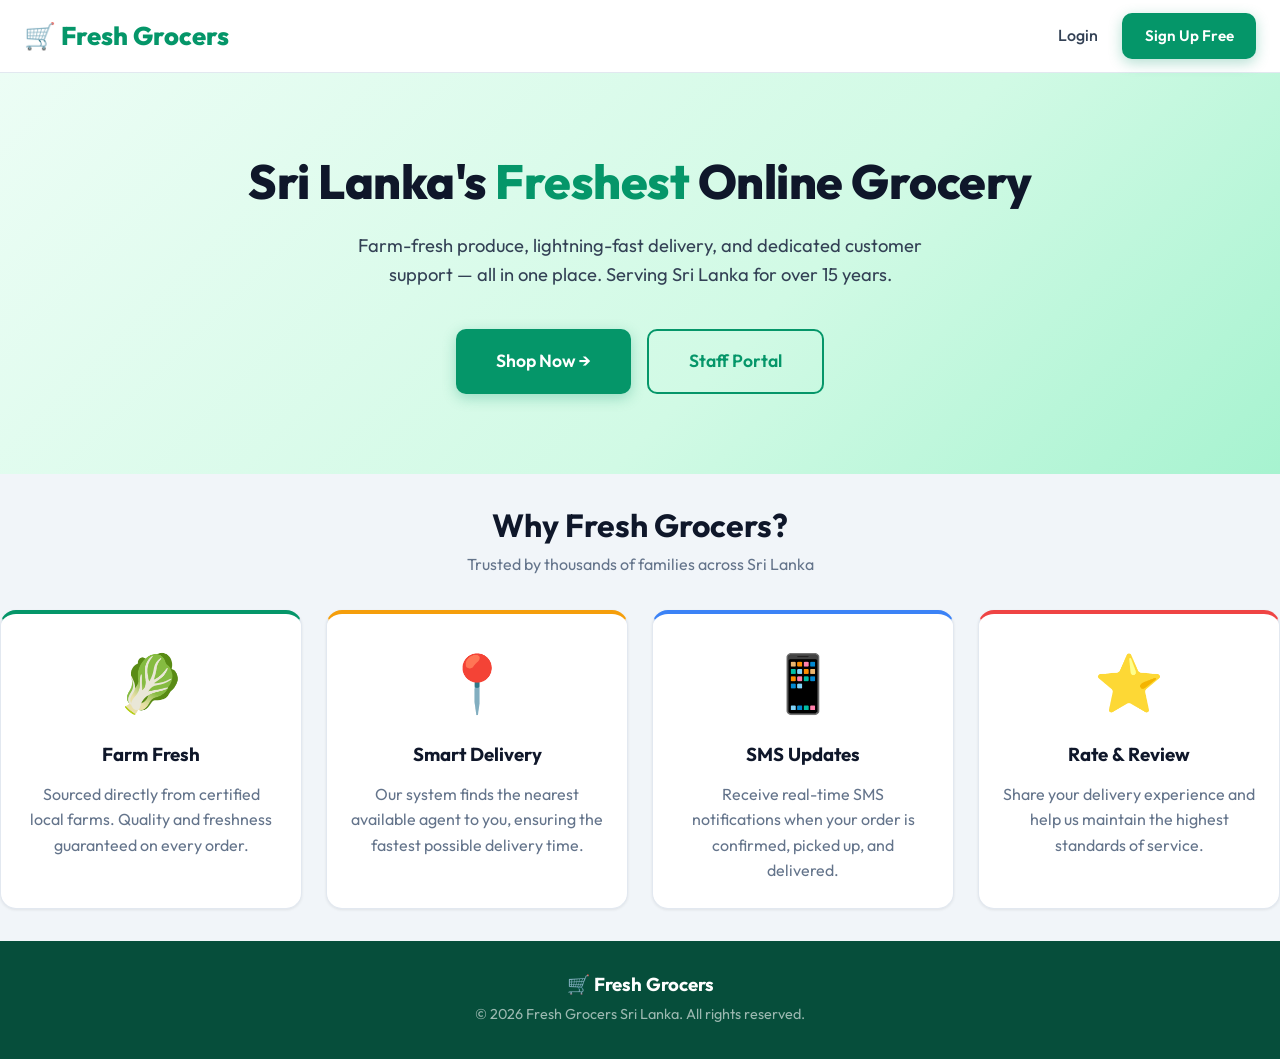
<file: index.html>
<!DOCTYPE html>
<html lang="en">
<head>
  <meta charset="UTF-8"><meta name="viewport" content="width=device-width,initial-scale=1.0">
  <title>Fresh Grocers - Online Grocery Delivery in Sri Lanka</title>
  <link rel="stylesheet" href="styles.css">
</head>
<body>
  <nav class="navbar"><div class="container">
    <a href="index.html" class="navbar-brand">🛒 Fresh Grocers</a>
    <div class="navbar-nav">
      <a href="login.html" class="nav-link">Login</a>
      <a href="register.html" class="btn btn-primary">Sign Up Free</a>
    </div>
  </div></nav>

  <header class="hero"><div class="container text-center">
    <h1>Sri Lanka's <span>Freshest</span> Online Grocery</h1>
    <p>Farm-fresh produce, lightning-fast delivery, and dedicated customer support — all in one place. Serving Sri Lanka for over 15 years.</p>
    <div class="flex justify-center gap-2">
      <a href="register.html" class="btn btn-primary" style="padding:1rem 2.5rem;font-size:1.1rem;">Shop Now →</a>
      <a href="login.html" class="btn btn-outline" style="padding:1rem 2.5rem;font-size:1.1rem;">Staff Portal</a>
    </div>
  </div></header>

  <section class="container py-4">
    <div class="text-center mb-4"><h2 style="font-size:2rem;">Why Fresh Grocers?</h2><p class="text-muted mt-1">Trusted by thousands of families across Sri Lanka</p></div>
    <div class="product-grid" style="grid-template-columns:repeat(auto-fit,minmax(260px,1fr));">
      <div class="card text-center" style="border-top:4px solid var(--primary);"><div class="card-body"><div style="font-size:3.5rem;margin-bottom:1rem;">🥬</div><h3 class="mb-2">Farm Fresh</h3><p class="text-muted">Sourced directly from certified local farms. Quality and freshness guaranteed on every order.</p></div></div>
      <div class="card text-center" style="border-top:4px solid var(--secondary);"><div class="card-body"><div style="font-size:3.5rem;margin-bottom:1rem;">📍</div><h3 class="mb-2">Smart Delivery</h3><p class="text-muted">Our system finds the nearest available agent to you, ensuring the fastest possible delivery time.</p></div></div>
      <div class="card text-center" style="border-top:4px solid var(--info);"><div class="card-body"><div style="font-size:3.5rem;margin-bottom:1rem;">📱</div><h3 class="mb-2">SMS Updates</h3><p class="text-muted">Receive real-time SMS notifications when your order is confirmed, picked up, and delivered.</p></div></div>
      <div class="card text-center" style="border-top:4px solid var(--danger);"><div class="card-body"><div style="font-size:3.5rem;margin-bottom:1rem;">⭐</div><h3 class="mb-2">Rate & Review</h3><p class="text-muted">Share your delivery experience and help us maintain the highest standards of service.</p></div></div>
    </div>
  </section>

  <footer><div class="container"><h3 style="color:white;margin-bottom:0.5rem;">🛒 Fresh Grocers</h3><p>© 2026 Fresh Grocers Sri Lanka. All rights reserved.</p></div></footer>

  <script src="app.js"></script>
  <script>
    // If there's a v3 reset needed, clear old data
    const user = getCurrentUser(); if(user) redirectByRole(user.role);
  </script>
</body>
</html>
</file>
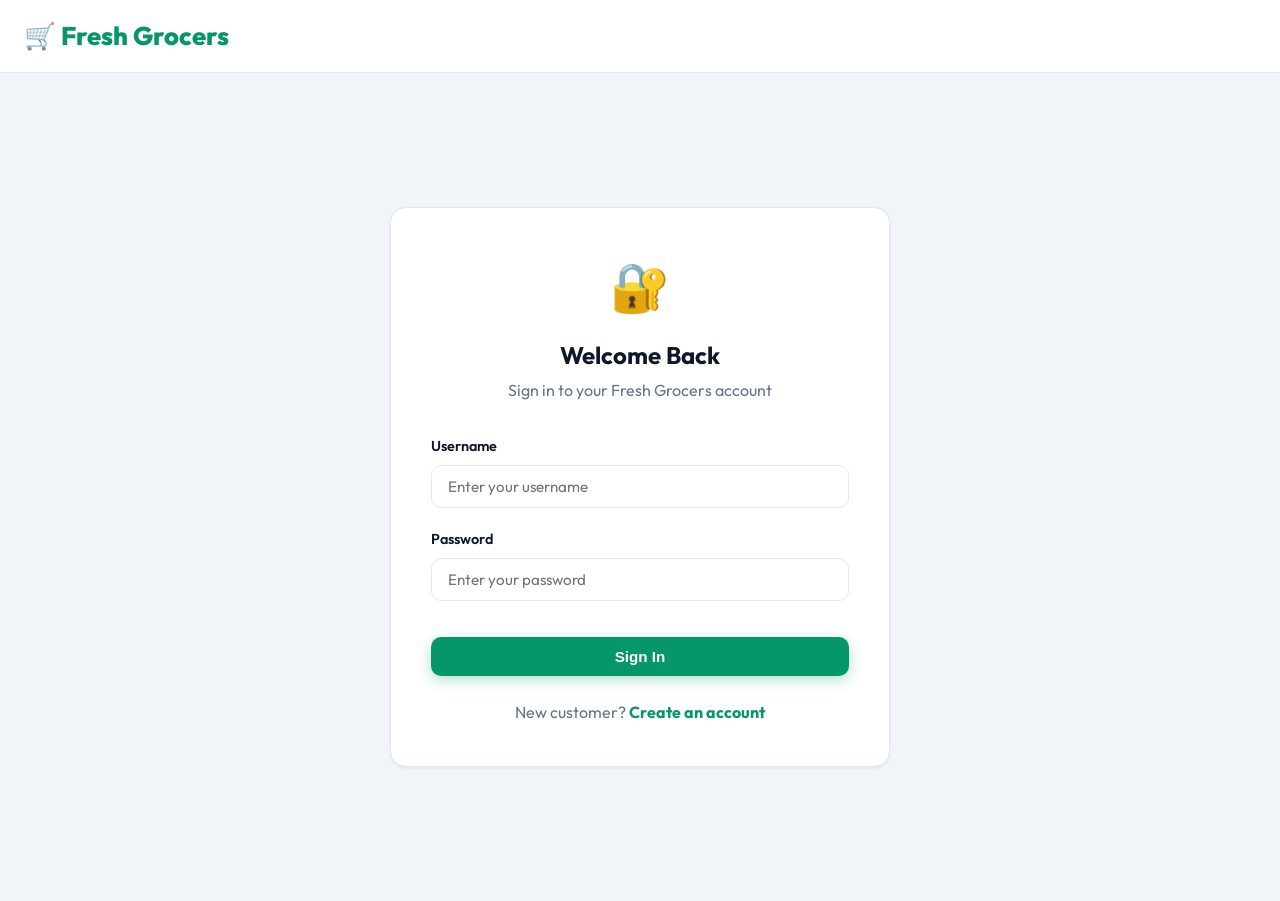
<file: admin-dashboard.html>
<!DOCTYPE html>
<html lang="en">
<head>
  <meta charset="UTF-8"><meta name="viewport" content="width=device-width,initial-scale=1.0">
  <title>Admin Dashboard - Fresh Grocers</title>
  <link rel="stylesheet" href="styles.css">
</head>
<body>
  <nav class="navbar"><div class="container">
    <a href="admin-dashboard.html" class="navbar-brand">🛒 Fresh Grocers</a>
    <div class="navbar-nav">
      <div class="notif-wrapper">
        <button id="notif-btn">🔔<span id="notif-badge"></span></button>
        <div id="notif-panel"><div class="notif-panel-header"><span>Notifications</span></div><div id="notif-list"></div></div>
      </div>
      <button id="logout-btn" class="btn-icon">🚪</button>
    </div>
  </div></nav>

  <!-- Product Modal -->
  <div class="modal-overlay" id="product-modal">
    <div class="modal-box">
      <div class="modal-header"><span id="prod-modal-title">Add Product</span><button class="modal-close" onclick="closeProdModal()">✕</button></div>
      <div class="modal-body">
        <input type="hidden" id="prod-edit-id">
        <div class="form-group"><label class="form-label">Product Name</label><input id="prod-name" class="form-control" required></div>
        <div class="form-group"><label class="form-label">Description</label><textarea id="prod-desc" class="form-control"></textarea></div>
        <div class="form-row">
          <div class="form-group"><label class="form-label">Price (Rs.)</label><input id="prod-price" type="number" class="form-control" min="0" required></div>
          <div class="form-group"><label class="form-label">Stock Qty</label><input id="prod-stock" type="number" class="form-control" min="0" required></div>
        </div>
        <div class="form-group"><label class="form-label">Category</label><select id="prod-cat" class="form-control"></select></div>
        <div class="form-group"><label class="form-label">Image URL</label><input id="prod-img" class="form-control" placeholder="https://..."></div>
        <img id="prod-img-preview" src="" alt="" style="max-height:120px;border-radius:var(--radius-md);margin-top:0.5rem;display:none;">
        <div class="form-hint">Paste a real image URL from Unsplash or any source. <a href="https://unsplash.com" target="_blank" class="text-primary">Browse Unsplash</a></div>
      </div>
      <div class="modal-footer">
        <button class="btn btn-outline" onclick="closeProdModal()">Cancel</button>
        <button class="btn btn-primary" onclick="saveProduct()">Save Product</button>
      </div>
    </div>
  </div>

  <!-- CSR Add Modal -->
  <div class="modal-overlay" id="csr-modal">
    <div class="modal-box">
      <div class="modal-header"><span>Add Customer Support Rep</span><button class="modal-close" onclick="document.getElementById('csr-modal').classList.remove('open')">✕</button></div>
      <div class="modal-body">
        <div class="form-row">
          <div class="form-group"><label class="form-label">First Name</label><input id="csr-fn" class="form-control"></div>
          <div class="form-group"><label class="form-label">Last Name</label><input id="csr-ln" class="form-control"></div>
        </div>
        <div class="form-group"><label class="form-label">Email</label><input id="csr-email" type="email" class="form-control"></div>
        <div class="form-group"><label class="form-label">Phone</label><input id="csr-phone" class="form-control"></div>
        <div class="form-row">
          <div class="form-group"><label class="form-label">Username</label><input id="csr-uname" class="form-control"></div>
          <div class="form-group"><label class="form-label">Password</label><input id="csr-pass" type="password" class="form-control"></div>
        </div>
      </div>
      <div class="modal-footer">
        <button class="btn btn-outline" onclick="document.getElementById('csr-modal').classList.remove('open')">Cancel</button>
        <button class="btn btn-primary" onclick="addCsr()">Add CSR</button>
      </div>
    </div>
  </div>

  <!-- Category Modal -->
  <div class="modal-overlay" id="cat-modal">
    <div class="modal-box" style="max-width:400px;">
      <div class="modal-header"><span>Add Category</span><button class="modal-close" onclick="document.getElementById('cat-modal').classList.remove('open')">✕</button></div>
      <div class="modal-body">
        <div class="form-group"><label class="form-label">Category Name</label><input id="cat-name-inp" class="form-control"></div>
      </div>
      <div class="modal-footer">
        <button class="btn btn-outline" onclick="document.getElementById('cat-modal').classList.remove('open')">Cancel</button>
        <button class="btn btn-primary" onclick="addCategory()">Add Category</button>
      </div>
    </div>
  </div>

  <div class="dashboard-layout container">
    <aside class="sidebar">
      <div class="sidebar-inner">
        <div class="sidebar-user">
          <div class="sidebar-avatar" id="user-avatar">A</div>
          <div class="font-bold" id="user-name-display">Admin</div>
          <div class="text-muted" style="font-size:0.8rem;" id="admin-id-disp"></div>
          <div class="text-muted" style="font-size:0.8rem;" id="admin-email-disp"></div>
          <div class="mt-1"><span class="badge badge-admin">Administrator</span></div>
        </div>
        <div class="sidebar-menu">
          <a href="#" class="sidebar-link active" onclick="showTab('overview',this)">📊 Overview</a>
          <a href="#" class="sidebar-link" onclick="showTab('products',this)">🥬 Products</a>
          <a href="#" class="sidebar-link" onclick="showTab('categories',this)">📂 Categories</a>
          <a href="#" class="sidebar-link" onclick="showTab('agents',this)">🛵 Agents</a>
          <a href="#" class="sidebar-link" onclick="showTab('csrs',this)">🎧 CSR Staff</a>
          <a href="#" class="sidebar-link" onclick="showTab('customers',this)">👥 Customers</a>
          <a href="#" class="sidebar-link" onclick="showTab('orders',this)">📋 Orders</a>
          <a href="#" class="sidebar-link" onclick="showTab('reports',this)">📈 Reports</a>
        </div>
      </div>
    </aside>

    <main class="dashboard-content">
      <!-- OVERVIEW -->
      <div id="tab-overview">
        <h2 class="mb-4">System Overview</h2>
        <div class="stats-grid">
          <div class="stat-card"><div class="stat-icon" style="background:#d1fae5;">📦</div><div><div class="stat-label">Total Orders</div><div class="stat-value" id="s-orders">0</div></div></div>
          <div class="stat-card"><div class="stat-icon" style="background:#dbeafe;">👥</div><div><div class="stat-label">Customers</div><div class="stat-value" id="s-custs">0</div></div></div>
          <div class="stat-card"><div class="stat-icon" style="background:#fef3c7;">🛵</div><div><div class="stat-label">Agents</div><div class="stat-value" id="s-agents">0</div></div></div>
          <div class="stat-card"><div class="stat-icon" style="background:#fce7f3;">💰</div><div><div class="stat-label">Revenue</div><div class="stat-value" id="s-rev" style="font-size:1.5rem;"></div></div></div>
        </div>
        <div class="stats-grid">
          <div class="stat-card"><div class="stat-icon" style="background:#e0e7ff;">📦</div><div><div class="stat-label">Products</div><div class="stat-value" id="s-prods">0</div></div></div>
          <div class="stat-card"><div class="stat-icon" style="background:#d1fae5;">✅</div><div><div class="stat-label">Delivered</div><div class="stat-value" id="s-delivered">0</div></div></div>
          <div class="stat-card"><div class="stat-icon" style="background:#fef3c7;">⏳</div><div><div class="stat-label">Pending</div><div class="stat-value" id="s-pending">0</div></div></div>
          <div class="stat-card"><div class="stat-icon" style="background:#fce7f3;">⭐</div><div><div class="stat-label">Ratings Given</div><div class="stat-value" id="s-ratings">0</div></div></div>
        </div>
      </div>

      <!-- PRODUCTS -->
      <div id="tab-products" class="hidden">
        <div class="flex justify-between items-center mb-4">
          <div><h2>Manage Products</h2></div>
          <button class="btn btn-primary" onclick="openProdModal()">+ Add Product</button>
        </div>
        <div class="table-wrap"><table>
          <thead><tr><th>Image</th><th>Name</th><th>Category</th><th>Price</th><th>Stock</th><th>Actions</th></tr></thead>
          <tbody id="products-body"></tbody>
        </table></div>
      </div>

      <!-- CATEGORIES -->
      <div id="tab-categories" class="hidden">
        <div class="flex justify-between items-center mb-4">
          <div><h2>Manage Categories</h2></div>
          <button class="btn btn-primary" onclick="document.getElementById('cat-modal').classList.add('open')">+ Add Category</button>
        </div>
        <div class="table-wrap"><table>
          <thead><tr><th>Category ID</th><th>Name</th><th>Products</th><th>Actions</th></tr></thead>
          <tbody id="categories-body"></tbody>
        </table></div>
      </div>

      <!-- AGENTS -->
      <div id="tab-agents" class="hidden">
        <div class="flex justify-between items-center mb-4">
          <div><h2>Delivery Agents</h2><p class="text-muted">Manage registered delivery agents</p></div>
          <button class="btn btn-primary" onclick="copyAgentLink()">🔗 Generate Agent Registration Link</button>
        </div>
        <div id="agent-link-box" class="hidden" style="background:var(--primary-light);padding:1rem;border-radius:var(--radius-md);border:1px solid var(--primary);margin-bottom:1.5rem;">
          <div class="font-bold mb-1" style="font-size:0.9rem;">📋 Agent Registration Link (share this with new agents):</div>
          <div class="flex gap-2 items-center">
            <input type="text" id="agent-link-input" class="form-control" readonly style="font-size:0.85rem;background:white;">
            <button class="btn btn-primary btn-sm" onclick="doCopyLink()">Copy</button>
          </div>
        </div>
        <div class="table-wrap"><table>
          <thead><tr><th>Agent ID</th><th>Name</th><th>Email</th><th>Phone</th><th>Location</th><th>Rating</th><th>Status</th></tr></thead>
          <tbody id="agents-body"></tbody>
        </table></div>
      </div>

      <!-- CSRs -->
      <div id="tab-csrs" class="hidden">
        <div class="flex justify-between items-center mb-4">
          <div><h2>Customer Support Staff</h2></div>
          <button class="btn btn-primary" onclick="document.getElementById('csr-modal').classList.add('open')">+ Add CSR</button>
        </div>
        <div class="table-wrap"><table>
          <thead><tr><th>CSR ID</th><th>Name</th><th>Email</th><th>Phone</th><th>Joined</th></tr></thead>
          <tbody id="csrs-body"></tbody>
        </table></div>
      </div>

      <!-- CUSTOMERS -->
      <div id="tab-customers" class="hidden">
        <div class="flex justify-between items-center mb-4"><div><h2>Registered Customers</h2></div></div>
        <div class="table-wrap"><table>
          <thead><tr><th>Customer ID</th><th>Name</th><th>Email</th><th>Phone</th><th>Location</th><th>Joined</th></tr></thead>
          <tbody id="customers-body"></tbody>
        </table></div>
      </div>

      <!-- ORDERS -->
      <div id="tab-orders" class="hidden">
        <div class="flex justify-between items-center mb-4"><div><h2>All Orders</h2></div></div>
        <div class="table-wrap"><table>
          <thead><tr><th>Order ID</th><th>Customer</th><th>Agent</th><th>Date</th><th>Status</th><th>Total</th></tr></thead>
          <tbody id="admin-orders-body"></tbody>
        </table></div>
      </div>

      <!-- REPORTS -->
      <div id="tab-reports" class="hidden">
        <h2 class="mb-4">System Reports</h2>
        <div class="flex gap-3" style="flex-wrap:wrap;">
          <div class="card" style="flex:1;min-width:280px;"><div class="card-header">Revenue Summary</div><div class="card-body" id="report-revenue"></div></div>
          <div class="card" style="flex:1;min-width:280px;"><div class="card-header">Order Status Breakdown</div><div class="card-body" id="report-status"></div></div>
          <div class="card" style="flex:1;min-width:280px;"><div class="card-header">Top Agents by Rating</div><div class="card-body" id="report-agents"></div></div>
          <div class="card" style="flex:1;min-width:280px;"><div class="card-header">Low Stock Products</div><div class="card-body" id="report-stock"></div></div>
        </div>
      </div>
    </main>
  </div>

  <script src="app.js"></script>
  <script>
    const adminUser = checkAuth(['admin']);
    if (adminUser) {
      document.getElementById('user-avatar').textContent = (adminUser.firstName||'A').charAt(0);
      document.getElementById('admin-id-disp').textContent = adminUser.id;
      document.getElementById('admin-email-disp').textContent = adminUser.email || '';
    }

    function showTab(name, link) {
      document.querySelectorAll('[id^="tab-"]').forEach(t => t.classList.add('hidden'));
      document.getElementById('tab-' + name).classList.remove('hidden');
      document.querySelectorAll('.sidebar-link').forEach(l => l.classList.remove('active'));
      if (link) link.classList.add('active');
      const loaders = { overview: loadOverview, products: loadProducts, categories: loadCategories, agents: loadAgents, csrs: loadCsrs, customers: loadCustomers, orders: loadOrders, reports: loadReports };
      if (loaders[name]) loaders[name]();
    }

    function loadOverview() {
      const orders = getDB('fg_orders'), users = getDB('fg_users'), products = getDB('fg_products'), ratings = getDB('fg_ratings');
      document.getElementById('s-orders').textContent = orders.length;
      document.getElementById('s-custs').textContent = users.filter(u=>u.role==='customer').length;
      document.getElementById('s-agents').textContent = users.filter(u=>u.role==='agent').length;
      document.getElementById('s-rev').textContent = `Rs.${orders.reduce((t,o)=>t+o.total,0).toFixed(0)}`;
      document.getElementById('s-prods').textContent = products.length;
      document.getElementById('s-delivered').textContent = orders.filter(o=>o.status==='Delivered').length;
      document.getElementById('s-pending').textContent = orders.filter(o=>o.status==='Pending').length;
      document.getElementById('s-ratings').textContent = ratings.length;
    }

    function loadProducts() {
      const products = getDB('fg_products');
      document.getElementById('products-body').innerHTML = products.map(p => `<tr>
        <td><img src="${p.image}" style="width:54px;height:40px;object-fit:cover;border-radius:4px;" onerror="this.src='https://placehold.co/54x40?text=?'"></td>
        <td><div class="font-bold">${p.name}</div><div class="text-muted" style="font-size:0.8rem;">${p.description?p.description.substring(0,50)+'...':''}</div></td>
        <td><span class="badge" style="background:var(--primary-light);color:var(--primary-hover);">${p.category}</span></td>
        <td class="text-primary font-bold">Rs.${p.price.toFixed(2)}</td>
        <td><span class="${p.stock<10?'text-danger':'text-success'} font-bold">${p.stock}</span></td>
        <td class="flex gap-1">
          <button class="btn btn-sm btn-outline" onclick="editProduct('${p.id}')">✏️ Edit</button>
          <button class="btn btn-sm btn-danger" onclick="deleteProduct('${p.id}')">🗑 Del</button>
        </td>
      </tr>`).join('');
    }

    function openProdModal(productId) {
      document.getElementById('prod-edit-id').value = productId || '';
      document.getElementById('prod-modal-title').textContent = productId ? 'Edit Product' : 'Add Product';
      if (productId) {
        const p = getDB('fg_products').find(x => x.id === productId);
        if (p) {
          document.getElementById('prod-name').value = p.name;
          document.getElementById('prod-desc').value = p.description || '';
          document.getElementById('prod-price').value = p.price;
          document.getElementById('prod-stock').value = p.stock;
          document.getElementById('prod-img').value = p.image || '';
          if(p.image) { document.getElementById('prod-img-preview').src = p.image; document.getElementById('prod-img-preview').style.display='block'; }
          document.getElementById('prod-cat').value = p.category;
        }
      } else {
        document.getElementById('prod-name').value = '';
        document.getElementById('prod-desc').value = '';
        document.getElementById('prod-price').value = '';
        document.getElementById('prod-stock').value = '';
        document.getElementById('prod-img').value = '';
        document.getElementById('prod-img-preview').style.display = 'none';
      }
      loadCatOptions();
      document.getElementById('product-modal').classList.add('open');
    }

    document.getElementById('prod-img').addEventListener('input', function() {
      const prev = document.getElementById('prod-img-preview');
      if(this.value) { prev.src = this.value; prev.style.display='block'; } else { prev.style.display='none'; }
    });

    function closeProdModal() { document.getElementById('product-modal').classList.remove('open'); }

    function loadCatOptions() {
      const cats = getDB('fg_categories');
      const sel = document.getElementById('prod-cat');
      sel.innerHTML = cats.map(c => `<option value="${c.name}">${c.name}</option>`).join('');
    }

    function saveProduct() {
      const id = document.getElementById('prod-edit-id').value;
      const products = getDB('fg_products');
      const data = {
        name: document.getElementById('prod-name').value,
        description: document.getElementById('prod-desc').value,
        price: parseFloat(document.getElementById('prod-price').value),
        stock: parseInt(document.getElementById('prod-stock').value),
        category: document.getElementById('prod-cat').value,
        image: document.getElementById('prod-img').value
      };
      if (id) {
        const i = products.findIndex(p => p.id === id);
        if (i > -1) { products[i] = { ...products[i], ...data }; }
      } else {
        products.push({ id: generateId('PRD-'), ...data });
      }
      saveDB('fg_products', products);
      closeProdModal(); loadProducts();
      notify(id ? 'Product updated!' : 'Product added!', 'success');
    }

    function editProduct(id) { openProdModal(id); }
    function deleteProduct(id) {
      if (!confirm('Delete this product?')) return;
      saveDB('fg_products', getDB('fg_products').filter(p => p.id !== id));
      loadProducts(); notify('Product deleted', 'success');
    }

    function loadCategories() {
      const cats = getDB('fg_categories'), products = getDB('fg_products');
      document.getElementById('categories-body').innerHTML = cats.map(c => `<tr>
        <td><span class="info-chip">${c.id}</span></td>
        <td class="font-bold">${c.name}</td>
        <td>${products.filter(p=>p.category===c.name).length} products</td>
        <td><button class="btn btn-sm btn-danger" onclick="deleteCategory('${c.id}')">🗑 Delete</button></td>
      </tr>`).join('');
    }

    function addCategory() {
      const name = document.getElementById('cat-name-inp').value.trim();
      if (!name) { notify('Category name required', 'error'); return; }
      const cats = getDB('fg_categories');
      if (cats.find(c => c.name.toLowerCase() === name.toLowerCase())) { notify('Category already exists', 'warning'); return; }
      cats.push({ id: generateId('CAT-'), name });
      saveDB('fg_categories', cats);
      document.getElementById('cat-modal').classList.remove('open');
      document.getElementById('cat-name-inp').value = '';
      loadCategories(); notify('Category added!', 'success');
    }

    function deleteCategory(id) {
      if (!confirm('Delete this category?')) return;
      saveDB('fg_categories', getDB('fg_categories').filter(c => c.id !== id));
      loadCategories(); notify('Category deleted', 'success');
    }

    function loadAgents() {
      document.getElementById('agents-body').innerHTML = getDB('fg_users').filter(u=>u.role==='agent').map(a => `<tr>
        <td><span class="info-chip">${a.id}</span></td>
        <td class="font-bold">${a.firstName} ${a.lastName}</td>
        <td>${a.email||'-'}</td>
        <td>${a.phone||'-'}</td>
        <td>${a.location||'-'}</td>
        <td class="text-primary">★ ${a.rating||'-'}</td>
        <td><span class="badge ${a.availability ? 'badge-online' : 'badge-offline'}">${a.availability ? '🟢 Online' : '⚫ Offline'}</span></td>
      </tr>`).join('');
    }

    function loadCsrs() {
      document.getElementById('csrs-body').innerHTML = getDB('fg_users').filter(u=>u.role==='csr').map(c => `<tr>
        <td><span class="info-chip">${c.id}</span></td>
        <td class="font-bold">${c.firstName} ${c.lastName}</td>
        <td>${c.email||'-'}</td>
        <td>${c.phone||'-'}</td>
        <td>${c.registrationDate||'-'}</td>
      </tr>`).join('');
    }

    function addCsr() {
      const users = getDB('fg_users');
      const uname = document.getElementById('csr-uname').value.trim();
      if (!uname) { notify('Username required', 'error'); return; }
      if (users.find(u => u.username === uname)) { notify('Username already exists', 'error'); return; }
      const newCsr = {
        id: generateId('CSR-'),
        firstName: document.getElementById('csr-fn').value,
        lastName: document.getElementById('csr-ln').value,
        email: document.getElementById('csr-email').value,
        phone: document.getElementById('csr-phone').value,
        username: uname,
        password: document.getElementById('csr-pass').value || '123',
        role: 'csr',
        registrationDate: new Date().toISOString().split('T')[0]
      };
      users.push(newCsr);
      saveDB('fg_users', users);
      document.getElementById('csr-modal').classList.remove('open');
      loadCsrs();
      notify('CSR added successfully!', 'success');
      setTimeout(() => notify(`[📧 Email to ${newCsr.email}] Welcome! Your login is ${newCsr.username}`, 'info'), 1500);
    }

    function loadCustomers() {
      document.getElementById('customers-body').innerHTML = getDB('fg_users').filter(u=>u.role==='customer').map(c => `<tr>
        <td><span class="info-chip">${c.id}</span></td>
        <td class="font-bold">${c.firstName} ${c.lastName}</td>
        <td>${c.email||'-'}</td>
        <td>${c.phone||'-'}</td>
        <td>${c.location||'-'}</td>
        <td>${c.registrationDate||'-'}</td>
      </tr>`).join('');
    }

    function loadOrders() {
      document.getElementById('admin-orders-body').innerHTML = getDB('fg_orders').reverse().map(o => {
        const a = o.agentId ? getDB('fg_users').find(u=>u.id===o.agentId) : null;
        return `<tr>
          <td><strong>${o.id}</strong></td>
          <td>${o.customerInfo.name}<div class="text-muted" style="font-size:0.8rem;">${o.customerInfo.phone}</div></td>
          <td>${a ? a.firstName+' '+a.lastName : '<span class="text-muted">-</span>'}</td>
          <td>${new Date(o.date).toLocaleDateString()}</td>
          <td><span class="badge badge-${o.status.toLowerCase()}">${o.status}</span></td>
          <td class="text-primary font-bold">Rs.${o.total.toFixed(2)}</td>
        </tr>`;
      }).join('');
    }

    function loadReports() {
      const orders = getDB('fg_orders');
      const total = orders.reduce((t,o)=>t+o.total,0);
      const delivered = orders.filter(o=>o.status==='Delivered');
      document.getElementById('report-revenue').innerHTML = `
        <div class="flex justify-between mb-2"><span>Total Revenue</span><strong class="text-primary">Rs.${total.toFixed(2)}</strong></div>
        <div class="flex justify-between mb-2"><span>Delivered Orders</span><strong>${delivered.length}</strong></div>
        <div class="flex justify-between mb-2"><span>Avg Order Value</span><strong>Rs.${orders.length ? (total/orders.length).toFixed(2) : '0'}</strong></div>`;

      const statuses = ['Pending','Assigned','OnTheWay','Delivered'];
      document.getElementById('report-status').innerHTML = statuses.map(s => {
        const c = orders.filter(o=>o.status===s).length;
        const pct = orders.length ? ((c/orders.length)*100).toFixed(0) : 0;
        return `<div class="mb-2"><div class="flex justify-between mb-1"><span>${s}</span><strong>${c}</strong></div><div style="background:var(--border-light);border-radius:99px;height:8px;"><div style="width:${pct}%;background:var(--primary);height:100%;border-radius:99px;"></div></div></div>`;
      }).join('');

      const agents = getDB('fg_users').filter(u=>u.role==='agent').sort((a,b)=>(b.rating||0)-(a.rating||0));
      document.getElementById('report-agents').innerHTML = agents.map(a =>
        `<div class="flex justify-between mb-2"><span>${a.firstName} ${a.lastName}</span><strong class="text-primary">★ ${a.rating||'N/A'}</strong></div>`
      ).join('') || '<div class="text-muted">No agents yet.</div>';

      const prods = getDB('fg_products').filter(p=>p.stock<10).sort((a,b)=>a.stock-b.stock);
      document.getElementById('report-stock').innerHTML = prods.map(p =>
        `<div class="flex justify-between mb-2"><span>${p.name}</span><strong class="text-danger">${p.stock} left</strong></div>`
      ).join('') || '<div class="text-success">All products are well-stocked.</div>';
    }

    function copyAgentLink() {
      const linkBox = document.getElementById('agent-link-box');
      const linkInput = document.getElementById('agent-link-input');
      const baseUrl = window.location.href.replace('admin-dashboard.html', 'agent-register.html');
      linkInput.value = baseUrl;
      linkBox.classList.remove('hidden');
      notify('Agent registration link generated!', 'success');
    }

    function doCopyLink() {
      const linkInput = document.getElementById('agent-link-input');
      linkInput.select();
      document.execCommand('copy');
      notify('Link copied to clipboard! Send this to the new agent.', 'success');
    }

    loadOverview();
  </script>
</body>
</html>
</file>
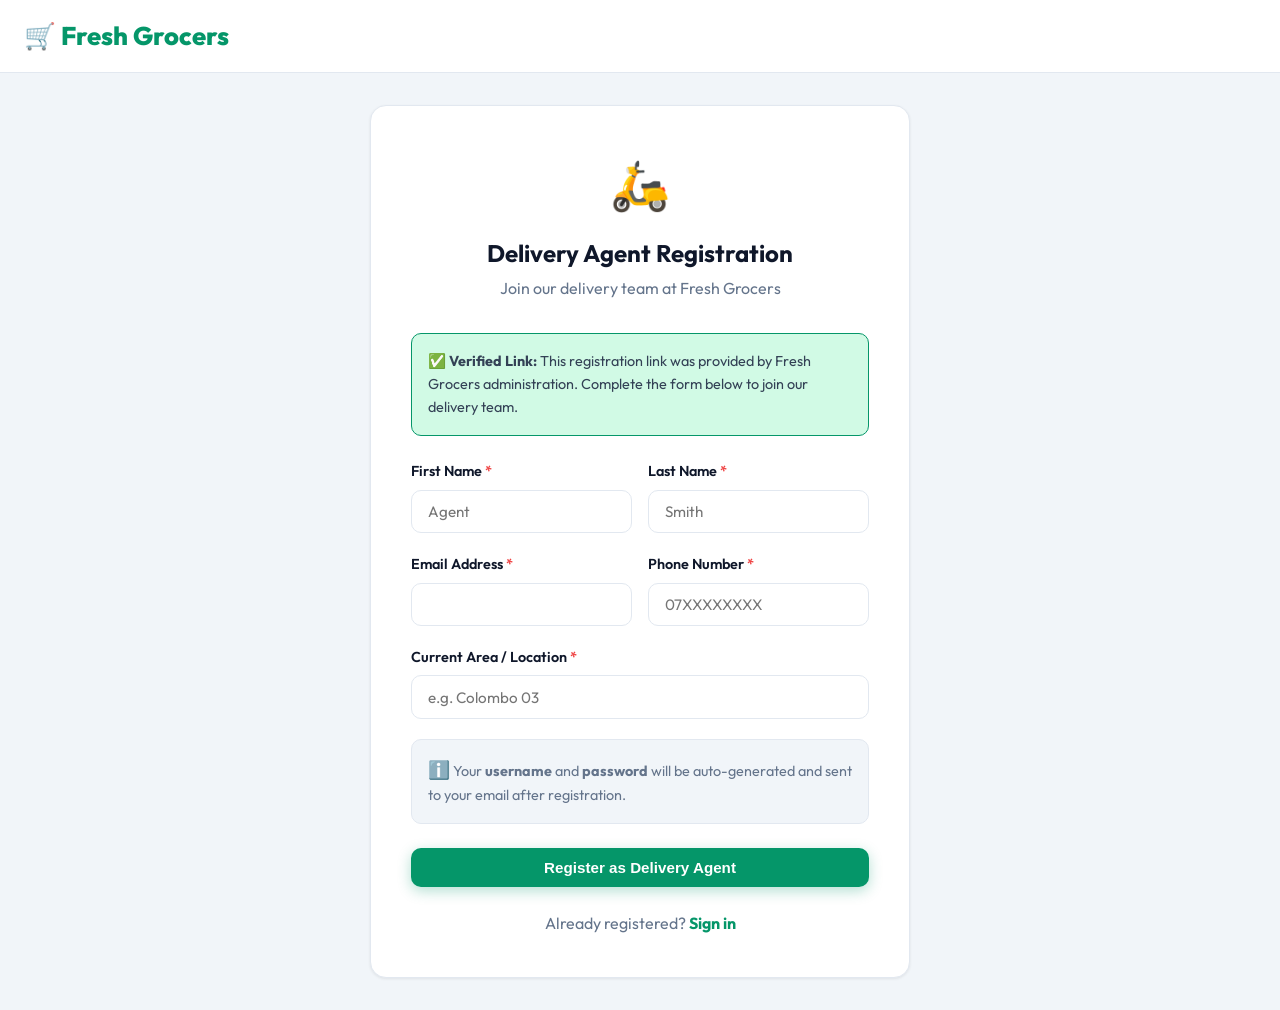
<file: agent-register.html>
<!DOCTYPE html>
<html lang="en">
<head>
  <meta charset="UTF-8">
  <meta name="viewport" content="width=device-width,initial-scale=1.0">
  <title>Agent Registration - Fresh Grocers</title>
  <link rel="stylesheet" href="styles.css">
</head>
<body>
  <nav class="navbar">
    <div class="container">
      <a href="index.html" class="navbar-brand">🛒 Fresh Grocers</a>
    </div>
  </nav>

  <div class="auth-wrapper">
    <div class="card auth-card" style="max-width:540px;">
      <div class="card-body">
        <!-- Registration Form -->
        <div id="reg-panel">
          <div class="text-center mb-4">
            <div style="font-size:3rem;margin-bottom:1rem;">🛵</div>
            <h2>Delivery Agent Registration</h2>
            <p class="text-muted mt-1">Join our delivery team at Fresh Grocers</p>
          </div>

          <div style="background:var(--primary-light);padding:1rem;border-radius:var(--radius-md);margin-bottom:1.5rem;font-size:0.9rem;border:1px solid var(--primary);">
            <strong>✅ Verified Link:</strong> This registration link was provided by Fresh Grocers administration. Complete the form below to join our delivery team.
          </div>

          <form id="agent-register-form">
            <div class="form-row">
              <div class="form-group">
                <label class="form-label">First Name <span class="text-danger">*</span></label>
                <input id="reg-firstname" type="text" class="form-control" placeholder="Agent" required>
              </div>
              <div class="form-group">
                <label class="form-label">Last Name <span class="text-danger">*</span></label>
                <input id="reg-lastname" type="text" class="form-control" placeholder="Smith" required>
              </div>
            </div>

            <div class="form-row">
              <div class="form-group">
                <label class="form-label">Email Address <span class="text-danger">*</span></label>
                <input id="reg-email" type="email" class="form-control" required>
              </div>
              <div class="form-group">
                <label class="form-label">Phone Number <span class="text-danger">*</span></label>
                <input id="reg-phone" type="tel" class="form-control" placeholder="07XXXXXXXX" required>
              </div>
            </div>

            <div class="form-group">
              <label class="form-label">Current Area / Location <span class="text-danger">*</span></label>
              <input id="reg-location" type="text" class="form-control" placeholder="e.g. Colombo 03" required>
            </div>

            <div style="background:var(--bg-main);padding:1rem;border-radius:var(--radius-md);margin-bottom:1.5rem;border:1px solid var(--border-light);">
              <div style="color:var(--text-muted);font-size:0.9rem;">
                <span style="font-size:1.1rem;">ℹ️</span> Your <strong>username</strong> and <strong>password</strong> will be auto-generated and sent to your email after registration.
              </div>
            </div>

            <button type="submit" class="btn btn-primary w-full">Register as Delivery Agent</button>
            <div class="text-center mt-3">
              <p class="text-muted">Already registered? <a href="login.html" class="text-primary font-bold">Sign in</a></p>
            </div>
          </form>
        </div>

        <!-- Success Panel -->
        <div id="success-panel" class="hidden">
          <div class="text-center mb-4">
            <div style="font-size:3rem;margin-bottom:1rem;">✅</div>
            <h2 class="text-success">Agent Registration Complete!</h2>
            <p class="text-muted mt-1">Your credentials have been emailed to you.</p>
          </div>

          <div style="background:var(--primary-light);padding:1.5rem;border-radius:var(--radius-md);border:1px solid var(--primary);margin-bottom:1.5rem;">
            <div style="font-size:0.85rem;color:var(--primary-hover);font-weight:600;margin-bottom:0.75rem;">📧 Email Sent To: <span id="sent-email"></span></div>
            <div class="flex justify-between items-center mb-2">
              <span class="font-bold">Your Username:</span>
              <span id="gen-username" style="font-size:1.1rem;font-weight:800;color:var(--primary-hover);letter-spacing:1px;"></span>
            </div>
            <div class="flex justify-between items-center">
              <span class="font-bold">Your Password:</span>
              <span id="gen-password" style="font-size:1.1rem;font-weight:800;color:var(--primary-hover);letter-spacing:1px;"></span>
            </div>
          </div>

          <div style="background:#fef3c7;padding:1rem;border-radius:var(--radius-md);margin-bottom:1.5rem;font-size:0.9rem;border:1px solid #fde68a;">
            <strong>⚠️ Important:</strong> Save these credentials. Use them to log in to your Agent Dashboard.
          </div>

          <div style="background:var(--bg-main);padding:1rem;border-radius:var(--radius-md);margin-bottom:1.5rem;font-size:0.85rem;border:1px solid var(--border-light);">
            <div style="color:var(--text-muted);">Agent ID: <strong id="gen-agentid"></strong></div>
            <div style="color:var(--text-muted);margin-top:4px;">Registration Date: <strong id="gen-date"></strong></div>
          </div>

          <a href="login.html" class="btn btn-primary w-full">Go to Login →</a>
        </div>
      </div>
    </div>
  </div>

  <script src="app.js"></script>
  <script>
    const u = getCurrentUser(); if(u) redirectByRole(u.role);

    function genUsername(firstName, lastName) {
      const base = ('agt_' + firstName.charAt(0) + lastName).toLowerCase().replace(/[^a-z_]/g, '');
      const num = Math.floor(100 + Math.random() * 900);
      return base + num;
    }

    function genPassword() {
      const chars = 'ABCDEFGHJKLMNPQRSTUVWXYZabcdefghjkmnpqrstuvwxyz23456789';
      let pwd = '';
      for (let i = 0; i < 8; i++) pwd += chars.charAt(Math.floor(Math.random() * chars.length));
      return pwd;
    }

    document.getElementById('agent-register-form').addEventListener('submit', e => {
      e.preventDefault();

      const firstName = document.getElementById('reg-firstname').value.trim();
      const lastName = document.getElementById('reg-lastname').value.trim();
      const email = document.getElementById('reg-email').value.trim();
      const phone = document.getElementById('reg-phone').value.trim();
      const location = document.getElementById('reg-location').value.trim();

      const users = getDB('fg_users');
      if (users.find(u => u.email === email)) {
        notify('An account with this email already exists!', 'error');
        return;
      }

      let username = genUsername(firstName, lastName);
      while (users.find(u => u.username === username)) {
        username = genUsername(firstName, lastName);
      }
      const password = genPassword();
      const agentId = generateId('AGT-');

      const newAgent = {
        id: agentId,
        firstName, lastName,
        role: 'agent',
        username, password,
        email, phone, location,
        availability: true,
        lat: 6.9022, lng: 79.8586,
        rating: 5.0, totalDeliveries: 0,
        registrationDate: new Date().toISOString().split('T')[0]
      };

      users.push(newAgent);
      saveDB('fg_users', users);

      // Show success
      document.getElementById('reg-panel').classList.add('hidden');
      document.getElementById('success-panel').classList.remove('hidden');

      document.getElementById('sent-email').textContent = email;
      document.getElementById('gen-username').textContent = username;
      document.getElementById('gen-password').textContent = password;
      document.getElementById('gen-agentid').textContent = agentId;
      document.getElementById('gen-date').textContent = new Date().toLocaleDateString();

      notify('Agent registration successful!', 'success');
      setTimeout(() => {
        notify(`[📧 Email to ${email}] Welcome to Fresh Grocers delivery team! Username: ${username}, Password: ${password}`, 'info');
      }, 1500);
    });
  </script>
</body>
</html>
</file>
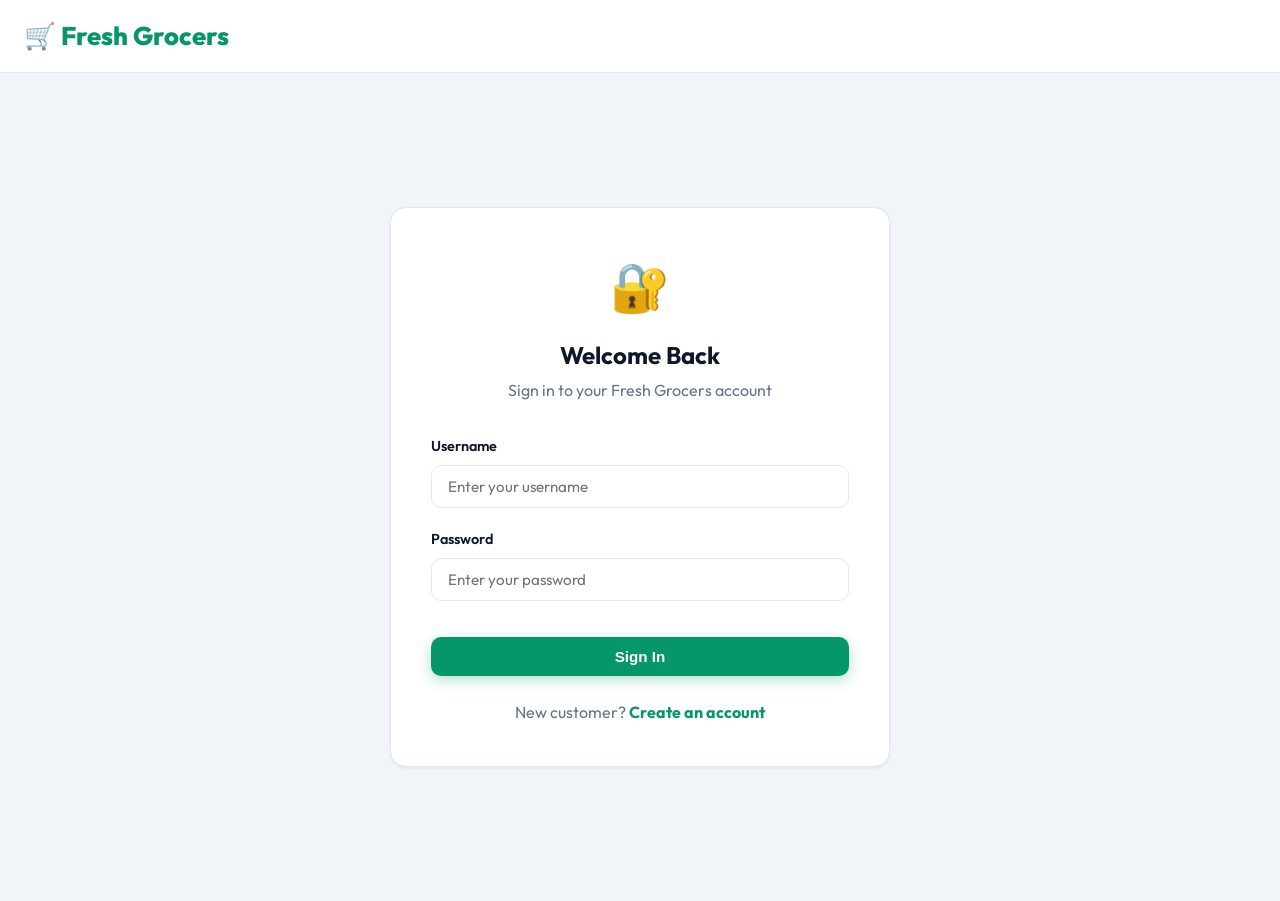
<file: agent-selection.html>
<!DOCTYPE html>
<html lang="en">
<head>
  <meta charset="UTF-8"><meta name="viewport" content="width=device-width,initial-scale=1.0">
  <title>Select Delivery Agent - Fresh Grocers</title>
  <link rel="stylesheet" href="styles.css">
</head>
<body>
  <nav class="navbar"><div class="container">
    <a href="index.html" class="navbar-brand">🛒 Fresh Grocers</a>
    <div class="navbar-nav">
      <div class="notif-wrapper">
        <button id="notif-btn">🔔<span id="notif-badge"></span></button>
        <div id="notif-panel"><div class="notif-panel-header"><span>Notifications</span></div><div id="notif-list"></div></div>
      </div>
    </div>
  </div></nav>

  <div class="container py-4" style="max-width:700px;">
    <div class="text-center mb-4">
      <div style="font-size:4rem;margin-bottom:1rem;">🎉</div>
      <h2 class="text-success">Order Confirmed!</h2>
      <p class="text-muted mt-1">Order ID: <strong id="show-order-id" class="text-dark"></strong></p>
      <p class="mt-2">Please select a nearby delivery agent to handle your order.</p>
    </div>

    <div id="agent-list"></div>

    <div class="text-center mt-3">
      <button id="auto-assign-btn" class="btn btn-outline">Auto-assign Closest Agent</button>
    </div>
  </div>

  <script src="app.js"></script>
  <script>
    const user = checkAuth(['customer','csr']);
    const orderId = sessionStorage.getItem('currentOrderId');
    const deliveryLoc = sessionStorage.getItem('deliveryLocation') || '';

    if (!orderId) { window.location.href = user.role === 'csr' ? 'csr-dashboard.html' : 'customer-dashboard.html'; }
    document.getElementById('show-order-id').textContent = orderId;

    function loadAgents() {
      const agents = getDB('fg_users').filter(u => u.role === 'agent' && u.availability === true);
      const container = document.getElementById('agent-list');
      if (!agents.length) { container.innerHTML = '<div class="card p-3 text-center text-muted">No agents currently online. System will assign when one becomes available.</div>'; return; }
      const sorted = agents.map(a => ({ ...a, dist: parseFloat(simulateDistance(a.location||'', deliveryLoc)) })).sort((a,b) => a.dist - b.dist);
      container.innerHTML = sorted.map((a, i) => `
        <div class="agent-card">
          <div class="agent-avatar">${(a.firstName||'A').charAt(0)}</div>
          <div style="flex:1;">
            <div class="font-bold">${a.firstName} ${a.lastName} ${i===0?'<span class="badge badge-online" style="margin-left:6px;font-size:0.75rem;">Closest</span>':''}</div>
            <div class="flex gap-2 mt-1" style="flex-wrap:wrap;">
              <span class="info-chip">📍 ${a.location}</span>
              <span class="info-chip">📞 ${a.phone}</span>
              <span class="info-chip">★ ${a.rating}</span>
              <span class="info-chip">~${a.dist} km</span>
            </div>
          </div>
          <button class="btn btn-primary" onclick="assignAgent('${a.id}')">Select</button>
        </div>`).join('');
    }

    window.assignAgent = function(agentId) {
      const orders = getDB('fg_orders');
      const idx = orders.findIndex(o => o.id === orderId);
      if (idx > -1) {
        orders[idx].agentId = agentId; orders[idx].status = 'Assigned';
        saveDB('fg_orders', orders);
        const agent = getDB('fg_users').find(u => u.id === agentId);
        notify('Delivery agent assigned successfully!', 'success');
        if (agent) {
          addNotification(agent.id, `📦 New Order ${orderId} has been assigned to you. Customer location: ${orders[idx].customerInfo.location}`, 'info');
          setTimeout(() => notify(`[📱 SMS → ${agent.phone}] New delivery ${orderId} assigned!`, 'info'), 1500);
          setTimeout(() => notify(`[📱 SMS → Customer] Your agent is ${agent.firstName} ${agent.lastName} (${agent.phone}). ETA ~30 mins.`, 'success'), 3000);
        }
        sessionStorage.removeItem('currentOrderId'); sessionStorage.removeItem('deliveryLocation');
        setTimeout(() => { window.location.href = user.role === 'csr' ? 'csr-dashboard.html' : 'order-tracking.html'; }, 5000);
      }
    };

    document.getElementById('auto-assign-btn').addEventListener('click', () => {
      const first = document.querySelector('.agent-card .btn.btn-primary');
      if (first) first.click();
    });

    loadAgents();
  </script>
</body>
</html>
</file>
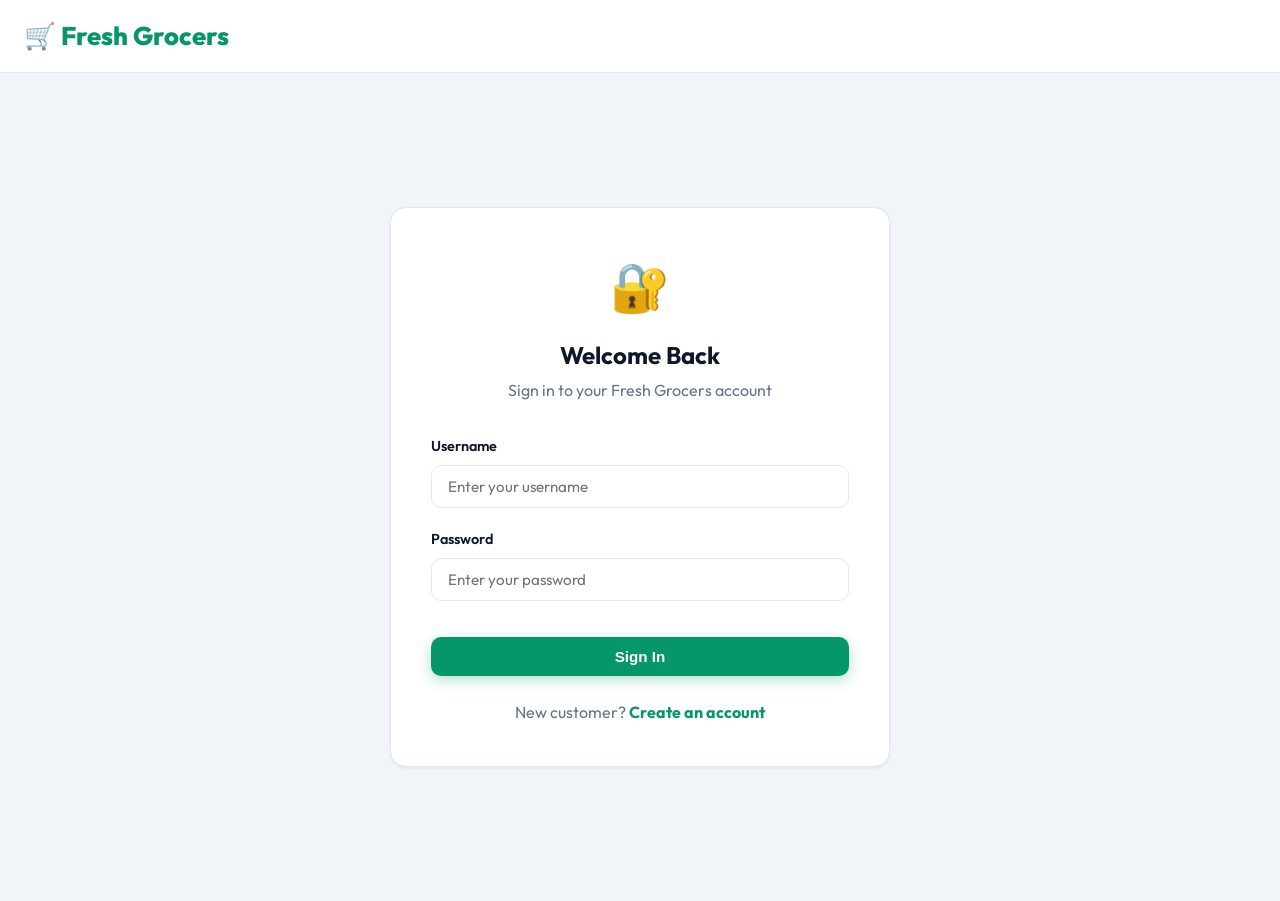
<file: cart.html>
<!DOCTYPE html>
<html lang="en">
<head>
  <meta charset="UTF-8"><meta name="viewport" content="width=device-width,initial-scale=1.0">
  <title>Cart - Fresh Grocers</title>
  <link rel="stylesheet" href="styles.css">
</head>
<body>
  <nav class="navbar"><div class="container">
    <a href="customer-dashboard.html" class="navbar-brand">🛒 Fresh Grocers</a>
    <div class="navbar-nav">
      <a href="products.html" class="nav-link">← Continue Shopping</a>
      <div class="notif-wrapper">
        <button id="notif-btn">🔔<span id="notif-badge"></span></button>
        <div id="notif-panel"><div class="notif-panel-header"><span>Notifications</span></div><div id="notif-list"></div></div>
      </div>
      <button id="logout-btn" class="btn-icon">🚪</button>
    </div>
  </div></nav>

  <div class="container py-4" style="max-width:860px;">
    <h2 class="mb-4">Shopping Cart</h2>
    <div id="cart-container"></div>
  </div>

  <script src="app.js"></script>
  <script>
    checkAuth(['customer','csr']);

    window.renderCart = function() {
      const cart = getCart();
      const el = document.getElementById('cart-container');
      if (!cart.length) {
        el.innerHTML = `<div class="card text-center p-3"><div style="font-size:4rem;margin-bottom:1rem">🛒</div><h3>Your cart is empty</h3><p class="text-muted mt-1">Add some items from our store.</p><a href="products.html" class="btn btn-primary mt-3">Browse Products</a></div>`;
        return;
      }
      el.innerHTML = `
        <div class="flex gap-3" style="flex-wrap:wrap;align-items:flex-start;">
          <div class="card" style="flex:1;min-width:300px;">
            <div class="card-header">Items (${cart.reduce((a,i)=>a+i.qty,0)})</div>
            <div class="card-body">
              ${cart.map(item=>`
                <div class="cart-item">
                  <img src="${item.product.image}" class="cart-item-img" onerror="this.src='https://placehold.co/80x80?text=Item'">
                  <div style="flex:1;min-width:0;">
                    <div class="font-bold" style="font-size:1rem;">${item.product.name}</div>
                    <div class="text-primary" style="font-size:0.9rem;">Rs.${item.product.price.toFixed(2)} each</div>
                    <div class="flex items-center gap-2 mt-1">
                      <button class="btn-icon" style="width:28px;height:28px;font-size:1rem;" onclick="updateCartItemQty('${item.product.id}',${item.qty-1})">−</button>
                      <span class="font-bold">${item.qty}</span>
                      <button class="btn-icon" style="width:28px;height:28px;font-size:1rem;" onclick="updateCartItemQty('${item.product.id}',${item.qty+1})">+</button>
                    </div>
                  </div>
                  <div style="text-align:right;">
                    <div class="font-bold text-primary">Rs.${(item.product.price*item.qty).toFixed(2)}</div>
                    <button class="btn btn-danger btn-sm mt-1" onclick="removeFromCart('${item.product.id}')">🗑</button>
                  </div>
                </div>`).join('')}
            </div>
          </div>
          <div class="card" style="width:280px;flex-shrink:0;">
            <div class="card-header">Order Summary</div>
            <div class="card-body">
              <div class="flex justify-between mb-2"><span class="text-muted">Subtotal</span><span class="font-bold">Rs.${getCartTotal().toFixed(2)}</span></div>
              <div class="flex justify-between mb-2"><span class="text-muted">Delivery</span><span class="text-success font-bold">FREE</span></div>
              <div class="divider"></div>
              <div class="flex justify-between mb-3"><span class="font-bold" style="font-size:1.1rem;">Total</span><span class="font-bold text-primary" style="font-size:1.4rem;">Rs.${getCartTotal().toFixed(2)}</span></div>
              <a href="checkout.html" class="btn btn-primary w-full">Checkout →</a>
            </div>
          </div>
        </div>`;
    };

    renderCart();
    updateCartCount();
  </script>
</body>
</html>
</file>
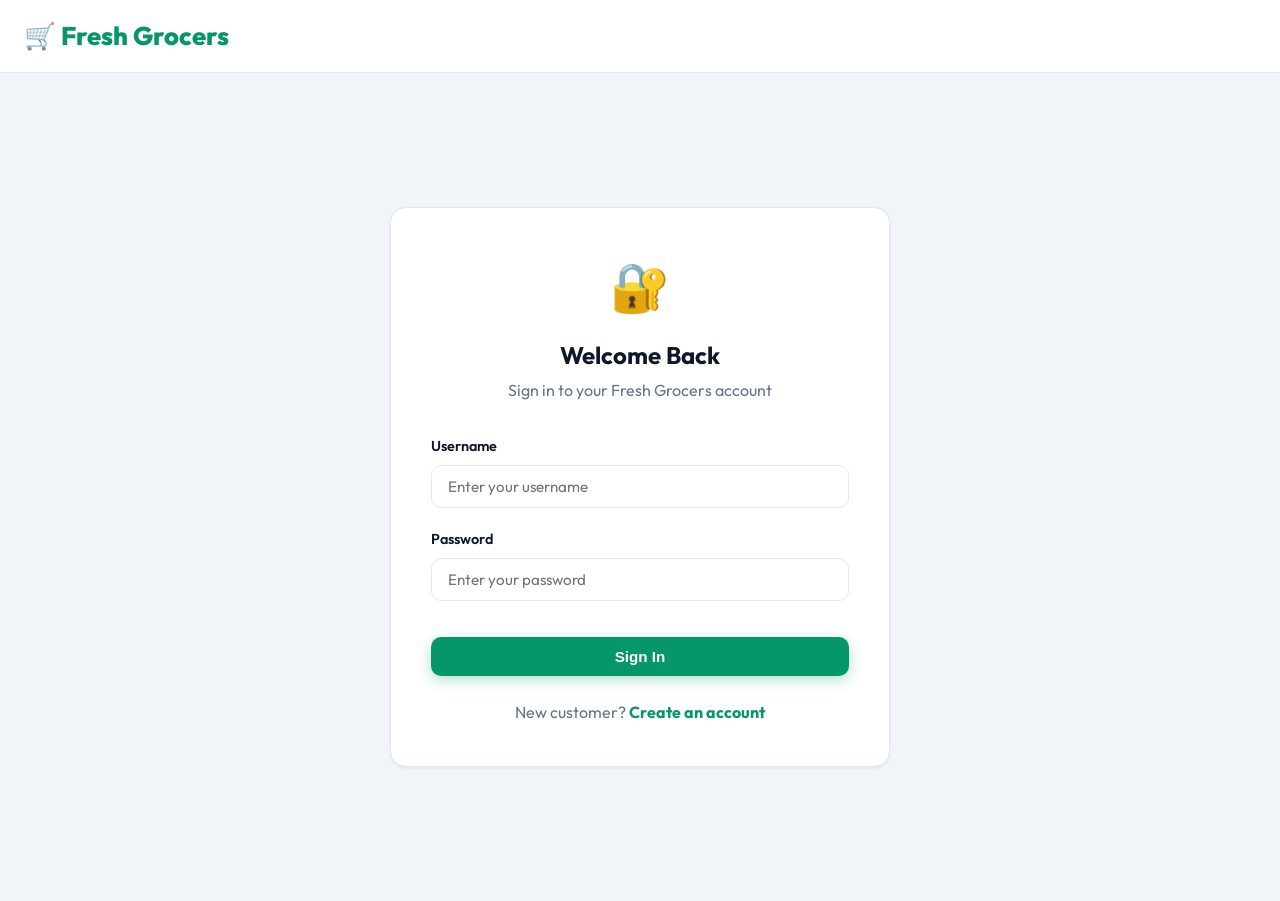
<file: checkout.html>
<!DOCTYPE html>
<html lang="en">
<head>
  <meta charset="UTF-8"><meta name="viewport" content="width=device-width,initial-scale=1.0">
  <title>Checkout - Fresh Grocers</title>
  <link rel="stylesheet" href="styles.css">
</head>
<body>
  <nav class="navbar"><div class="container">
    <a href="index.html" class="navbar-brand">🛒 Fresh Grocers</a>
    <div class="navbar-nav">
      <div class="notif-wrapper">
        <button id="notif-btn">🔔<span id="notif-badge"></span></button>
        <div id="notif-panel"><div class="notif-panel-header"><span>Notifications</span></div><div id="notif-list"></div></div>
      </div>
      <button id="logout-btn" class="btn-icon">🚪</button>
    </div>
  </div></nav>

  <div class="container py-4" style="max-width:700px;">
    <div class="flex gap-3" style="flex-wrap:wrap;align-items:flex-start;">
      <div class="card" style="flex:1;min-width:300px;">
        <div class="card-header">Delivery Details</div>
        <div class="card-body">
          <div id="csr-notice" class="hidden" style="background:#fef3c7;border:1px solid #fde68a;border-radius:var(--radius-md);padding:1rem;margin-bottom:1.25rem;">
            <strong>⚠️ CSR Mode:</strong> You are creating this order on behalf of a customer. Enter the customer's details below.
          </div>
          <form id="checkout-form">
            <div class="form-row">
              <div class="form-group"><label class="form-label">First Name</label><input id="chk-firstname" class="form-control" required></div>
              <div class="form-group"><label class="form-label">Last Name</label><input id="chk-lastname" class="form-control" required></div>
            </div>
            <div class="form-group"><label class="form-label">Phone Number</label><input id="chk-phone" type="tel" class="form-control" placeholder="07XXXXXXXX" required></div>
            <div class="form-group"><label class="form-label">Delivery Address</label><input id="chk-address" class="form-control" placeholder="Full street address"></div>
            <div class="form-group"><label class="form-label">City / Area</label><input id="chk-location" class="form-control" placeholder="e.g. Colombo 03" required></div>
            <button type="submit" class="btn btn-primary w-full" style="margin-top:1rem;">Confirm Order →</button>
            <a href="cart.html" class="btn btn-outline w-full mt-2">← Back to Cart</a>
          </form>
        </div>
      </div>

      <div class="card" style="width:260px;flex-shrink:0;">
        <div class="card-header">Order Summary</div>
        <div class="card-body">
          <div id="order-items-list"></div>
          <div class="divider"></div>
          <div class="flex justify-between"><span class="text-muted">Total</span><span class="font-bold text-primary" style="font-size:1.3rem;" id="chk-total">Rs.0.00</span></div>
        </div>
      </div>
    </div>
  </div>

  <script src="app.js"></script>
  <script>
    const user = checkAuth(['customer','csr']);
    const isCsr = user && user.role === 'csr';
    if (isCsr) document.getElementById('csr-notice').classList.remove('hidden');
    else {
      document.getElementById('chk-firstname').value = user.firstName || '';
      document.getElementById('chk-lastname').value = user.lastName || '';
      document.getElementById('chk-phone').value = user.phone || '';
      document.getElementById('chk-address').value = user.address || '';
      document.getElementById('chk-location').value = user.location || '';
    }

    const cart = getCart();
    document.getElementById('chk-total').textContent = `Rs.${getCartTotal().toFixed(2)}`;
    document.getElementById('order-items-list').innerHTML = cart.map(i=>
      `<div class="flex justify-between mb-1" style="font-size:0.9rem;"><span>${i.product.name} x${i.qty}</span><span class="font-bold">Rs.${(i.product.price*i.qty).toFixed(2)}</span></div>`).join('');

    document.getElementById('checkout-form').addEventListener('submit', e => {
      e.preventDefault();
      const details = {
        name: document.getElementById('chk-firstname').value + ' ' + document.getElementById('chk-lastname').value,
        phone: document.getElementById('chk-phone').value,
        address: document.getElementById('chk-address').value,
        location: document.getElementById('chk-location').value
      };
      const orderId = placeOrder(details, user, isCsr);
      if (orderId) {
        sessionStorage.setItem('currentOrderId', orderId);
        sessionStorage.setItem('deliveryLocation', details.location);
        setTimeout(() => window.location.href = 'agent-selection.html', 3200);
      }
    });
  </script>
</body>
</html>
</file>
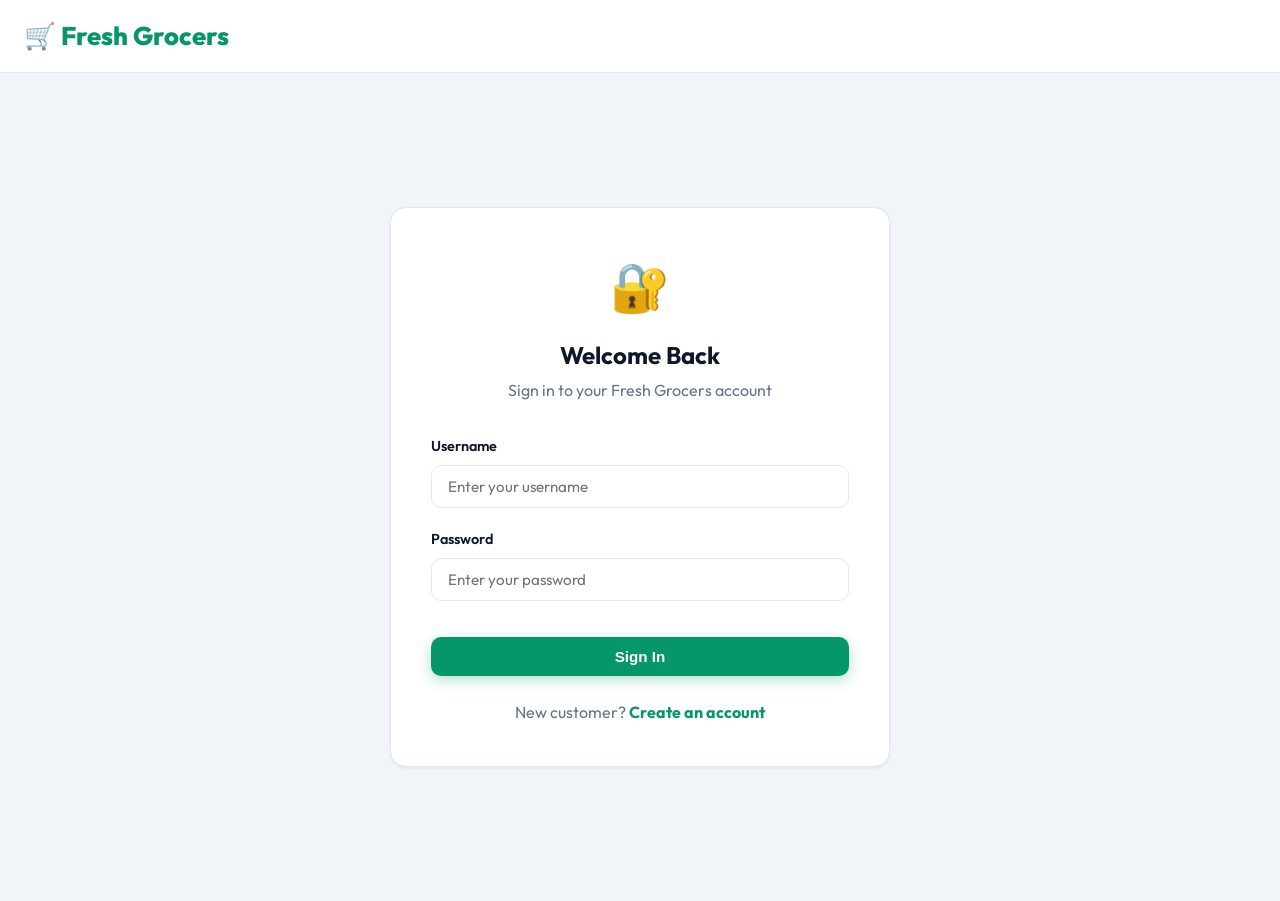
<file: csr-dashboard.html>
<!DOCTYPE html>
<html lang="en">
<head>
  <meta charset="UTF-8"><meta name="viewport" content="width=device-width,initial-scale=1.0">
  <title>Customer Support - Fresh Grocers</title>
  <link rel="stylesheet" href="styles.css">
</head>
<body>
  <nav class="navbar"><div class="container">
    <a href="csr-dashboard.html" class="navbar-brand">🛒 Fresh Grocers</a>
    <div class="navbar-nav">
      <div class="notif-wrapper">
        <button id="notif-btn">🔔<span id="notif-badge"></span></button>
        <div id="notif-panel"><div class="notif-panel-header"><span>Notifications</span></div><div id="notif-list"></div></div>
      </div>
      <button id="logout-btn" class="btn-icon">🚪</button>
    </div>
  </div></nav>

  <div class="dashboard-layout container">
    <aside class="sidebar">
      <div class="sidebar-inner">
        <div class="sidebar-user">
          <div class="sidebar-avatar" id="user-avatar">S</div>
          <div class="font-bold" id="user-name-display">CSR</div>
          <div class="text-muted" style="font-size:0.8rem;" id="csr-email-disp"></div>
          <div class="mt-1"><span class="badge badge-csr">Customer Support</span></div>
        </div>
        <div class="sidebar-menu">
          <a href="#" class="sidebar-link active" onclick="showTab('orders',this)">📋 All Orders</a>
          <a href="#" class="sidebar-link" onclick="showTab('new-order',this)">➕ New Manual Order</a>
          <a href="#" class="sidebar-link" onclick="showTab('agents',this)">🛵 Manage Agents</a>
        </div>
      </div>
    </aside>

    <main class="dashboard-content">
      <!-- All Orders Tab -->
      <div id="tab-orders">
        <div class="flex justify-between items-center mb-4">
          <div><h2>All Orders</h2><p class="text-muted">Monitor and assist with all customer orders</p></div>
          <input type="text" id="order-search" class="form-control" style="width:240px;" placeholder="🔍 Search order ID or phone...">
        </div>
        <div class="table-wrap"><table>
          <thead><tr><th>Order ID</th><th>Customer</th><th>Created By</th><th>Agent</th><th>Status</th><th>Total</th></tr></thead>
          <tbody id="all-orders-body"></tbody>
        </table></div>
      </div>

      <!-- New Manual Order Tab -->
      <div id="tab-new-order" class="hidden">
        <h2 class="mb-2">Create Manual Order</h2>
        <p class="text-muted mb-4">Place an order on behalf of a customer who called or walked in. The customer will receive an SMS confirmation.</p>
        <div class="flex gap-3" style="flex-wrap:wrap;align-items:flex-start;">
          <div class="card" style="flex:1;min-width:300px;">
            <div class="card-header">Customer Details</div>
            <div class="card-body">
              <div class="form-row">
                <div class="form-group"><label class="form-label">First Name</label><input id="mo-fn" class="form-control"></div>
                <div class="form-group"><label class="form-label">Last Name</label><input id="mo-ln" class="form-control"></div>
              </div>
              <div class="form-group"><label class="form-label">Phone Number <span style="color:var(--danger)">*</span></label><input id="mo-phone" class="form-control" placeholder="SMS confirmation will be sent here"></div>
              <div class="form-group"><label class="form-label">Address</label><input id="mo-address" class="form-control"></div>
              <div class="form-group"><label class="form-label">City / Area</label><input id="mo-location" class="form-control" placeholder="e.g. Colombo 05"></div>
            </div>
          </div>
          <div class="card" style="flex:1;min-width:300px;">
            <div class="card-header">Select Products</div>
            <div class="card-body" style="max-height:400px;overflow-y:auto;" id="csr-product-list"></div>
          </div>
        </div>

        <div class="card mt-3">
          <div class="card-header">Order Summary</div>
          <div class="card-body">
            <div id="csr-cart-list" class="mb-3"></div>
            <div class="flex justify-between items-center">
              <span class="font-bold">Total: <span id="csr-total" class="text-primary" style="font-size:1.4rem;">Rs.0.00</span></span>
              <button class="btn btn-primary" onclick="placeCsrOrder()">Place Order & Select Agent →</button>
            </div>
          </div>
        </div>
      </div>

      <!-- Manage Agents Tab -->
      <div id="tab-agents" class="hidden">
        <div class="flex justify-between items-center mb-4">
          <div><h2>Manage Delivery Agents</h2><p class="text-muted">View and update agent availability</p></div>
        </div>
        <div class="table-wrap"><table>
          <thead><tr><th>Agent ID</th><th>Name</th><th>Email</th><th>Phone</th><th>Location</th><th>Rating</th><th>Status</th><th>Action</th></tr></thead>
          <tbody id="agents-body"></tbody>
        </table></div>
      </div>
    </main>
  </div>

  <script src="app.js"></script>
  <script>
    const csrUser = checkAuth(['csr']);
    if (csrUser) {
      document.getElementById('user-avatar').textContent = (csrUser.firstName||'S').charAt(0);
      document.getElementById('csr-email-disp').textContent = csrUser.email || '';
    }

    function showTab(name, link) {
      document.querySelectorAll('[id^="tab-"]').forEach(t => t.classList.add('hidden'));
      document.getElementById('tab-' + name).classList.remove('hidden');
      document.querySelectorAll('.sidebar-link').forEach(l => l.classList.remove('active'));
      if (link) link.classList.add('active');
      if (name === 'new-order') loadCsrProducts();
      if (name === 'agents') loadAgents();
    }

    function loadOrders() {
      const query = (document.getElementById('order-search')?.value || '').toLowerCase();
      const orders = getDB('fg_orders').reverse().filter(o =>
        !query || o.id.toLowerCase().includes(query) || o.customerInfo.phone.includes(query)
      );
      const tbody = document.getElementById('all-orders-body');
      if (!orders.length) { tbody.innerHTML = '<tr><td colspan="6" class="text-center text-muted" style="padding:3rem;">No orders found.</td></tr>'; return; }
      tbody.innerHTML = orders.map(o => {
        const agent = o.agentId ? getDB('fg_users').find(u => u.id === o.agentId) : null;
        return `<tr>
          <td><strong>${o.id}</strong><div class="text-muted" style="font-size:0.8rem;">${new Date(o.date).toLocaleDateString()}</div></td>
          <td><div class="font-bold">${o.customerInfo.name}</div><div class="text-muted" style="font-size:0.85rem;">📞 ${o.customerInfo.phone}</div></td>
          <td>${o.isCsrCreated ? '<span class="badge badge-csr">CSR Manual</span>' : '<span class="badge" style="background:#f1f5f9;color:#64748b;">Web</span>'}</td>
          <td>${agent ? agent.firstName + ' ' + agent.lastName : '<span class="text-muted">-</span>'}</td>
          <td><span class="badge badge-${o.status.toLowerCase()}">${o.status}</span></td>
          <td class="text-primary font-bold">Rs.${o.total.toFixed(2)}</td>
        </tr>`;
      }).join('');
    }

    document.getElementById('order-search')?.addEventListener('input', loadOrders);

    // CSR Cart
    let csrCart = [];
    function loadCsrProducts() {
      const products = getDB('fg_products');
      document.getElementById('csr-product-list').innerHTML = products.map(p => `
        <div class="flex justify-between items-center mb-2 pb-2" style="border-bottom:1px solid var(--border-light);">
          <div>
            <div class="font-bold" style="font-size:0.95rem;">${p.name}</div>
            <div class="text-primary" style="font-size:0.9rem;">Rs.${p.price.toFixed(2)}</div>
          </div>
          <button class="btn btn-primary btn-sm" onclick="csrAddProduct('${p.id}')">+ Add</button>
        </div>`).join('');
      renderCsrCart();
    }

    function csrAddProduct(productId) {
      const p = getDB('fg_products').find(x => x.id === productId);
      if (!p) return;
      const ex = csrCart.find(i => i.product.id === productId);
      if (ex) ex.qty++; else csrCart.push({ product: p, qty: 1 });
      renderCsrCart();
    }

    function renderCsrCart() {
      const total = csrCart.reduce((t, i) => t + i.product.price * i.qty, 0);
      document.getElementById('csr-cart-list').innerHTML = csrCart.length
        ? csrCart.map(i => `<div class="flex justify-between mb-1"><span>${i.product.name} × ${i.qty}</span><span class="text-primary">Rs.${(i.product.price*i.qty).toFixed(2)} <button class="btn btn-danger btn-sm" style="padding:1px 6px;" onclick="csrRemoveItem('${i.product.id}')">✕</button></span></div>`).join('')
        : '<div class="text-muted">No items added yet.</div>';
      document.getElementById('csr-total').textContent = `Rs.${total.toFixed(2)}`;
    }

    function csrRemoveItem(id) { csrCart = csrCart.filter(i => i.product.id !== id); renderCsrCart(); }

    function placeCsrOrder() {
      if (!csrCart.length) { notify('Add at least one product', 'error'); return; }
      const phone = document.getElementById('mo-phone').value.trim();
      if (!phone) { notify('Customer phone number is required!', 'error'); return; }
      const details = {
        name: `${document.getElementById('mo-fn').value} ${document.getElementById('mo-ln').value}`.trim() || 'Walk-in Customer',
        phone, address: document.getElementById('mo-address').value, location: document.getElementById('mo-location').value || 'Unknown'
      };
      // Temporarily override cart in localStorage
      saveDB('fg_cart', csrCart);
      const orderId = placeOrder(details, csrUser, true);
      if (orderId) {
        csrCart = []; renderCsrCart();
        sessionStorage.setItem('currentOrderId', orderId);
        sessionStorage.setItem('deliveryLocation', details.location);
        setTimeout(() => window.location.href = 'agent-selection.html', 3200);
      }
    }

    function loadAgents() {
      const agents = getDB('fg_users').filter(u => u.role === 'agent');
      const tbody = document.getElementById('agents-body');
      if (!agents.length) { tbody.innerHTML = '<tr><td colspan="8" class="text-center text-muted" style="padding:3rem;">No agents registered.</td></tr>'; return; }
      tbody.innerHTML = agents.map(a => `<tr>
        <td><span class="info-chip">${a.id}</span></td>
        <td><div class="font-bold">${a.firstName} ${a.lastName}</div></td>
        <td>${a.email||'-'}</td>
        <td>${a.phone||'-'}</td>
        <td>${a.location||'-'}</td>
        <td class="text-primary">★ ${a.rating||'N/A'}</td>
        <td><span class="badge ${a.availability ? 'badge-online' : 'badge-offline'}">${a.availability ? '🟢 Online' : '⚫ Offline'}</span></td>
        <td><button class="btn btn-sm btn-outline" onclick="toggleAgent('${a.id}')">Toggle Status</button></td>
      </tr>`).join('');
    }

    function toggleAgent(agentId) {
      const users = getDB('fg_users');
      const i = users.findIndex(u => u.id === agentId);
      if (i > -1) { users[i].availability = !users[i].availability; saveDB('fg_users', users); loadAgents(); notify('Agent status updated', 'success'); }
    }

    loadOrders();
  </script>
</body>
</html>
</file>
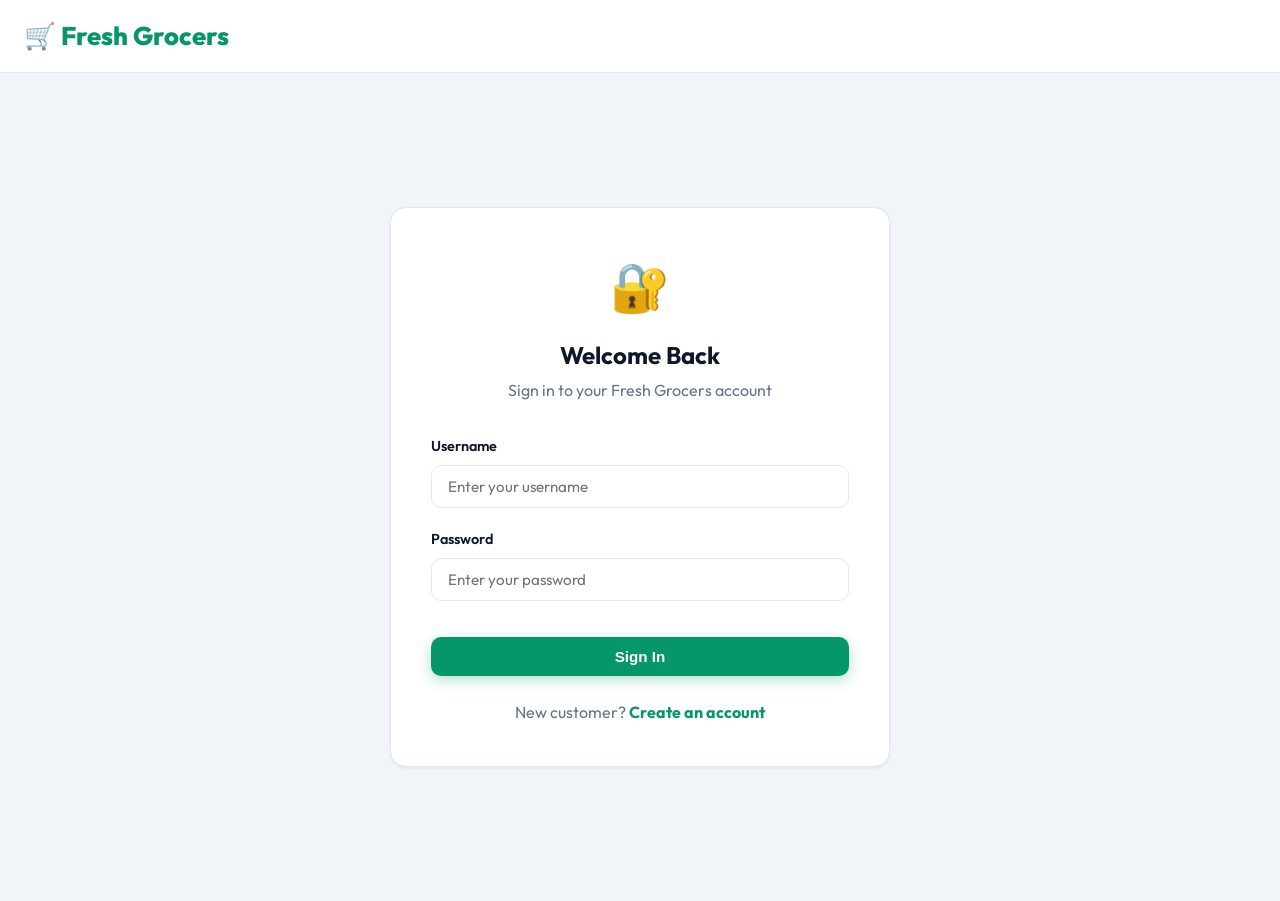
<file: customer-dashboard.html>
<!DOCTYPE html>
<html lang="en">
<head>
  <meta charset="UTF-8"><meta name="viewport" content="width=device-width,initial-scale=1.0">
  <title>Customer Dashboard - Fresh Grocers</title>
  <link rel="stylesheet" href="styles.css">
</head>
<body>
  <nav class="navbar"><div class="container">
    <a href="customer-dashboard.html" class="navbar-brand">🛒 Fresh Grocers</a>
    <div class="navbar-nav">
      <a href="products.html" class="nav-link">Shop</a>
      <a href="cart.html" class="nav-link">Cart (<span id="cart-count">0</span>)</a>
      <a href="order-tracking.html" class="nav-link">Orders</a>
      <div class="notif-wrapper">
        <button id="notif-btn">🔔<span id="notif-badge"></span></button>
        <div id="notif-panel"><div class="notif-panel-header"><span>Notifications</span></div><div id="notif-list"></div></div>
      </div>
      <button id="logout-btn" class="btn-icon">🚪</button>
    </div>
  </div></nav>

  <div class="dashboard-layout container">
    <aside class="sidebar">
      <div class="sidebar-inner">
        <div class="sidebar-user">
          <div class="sidebar-avatar" id="user-avatar">J</div>
          <div style="font-weight:700;font-size:1rem;" id="user-name-display">Customer</div>
          <div class="text-muted" style="font-size:0.82rem;" id="user-email-display"></div>
          <div class="mt-1"><span class="badge badge-csr">Customer</span></div>
        </div>
        <div class="sidebar-menu">
          <a href="customer-dashboard.html" class="sidebar-link active">🏠 Overview</a>
          <a href="products.html" class="sidebar-link">🥬 Shop</a>
          <a href="cart.html" class="sidebar-link">🛒 Cart</a>
          <a href="order-tracking.html" class="sidebar-link">📦 My Orders</a>
          <a href="rating.html" class="sidebar-link">⭐ Rate Orders</a>
        </div>
      </div>
    </aside>
    <main class="dashboard-content">
      <div class="flex justify-between items-center mb-4">
        <div>
          <h2 style="font-size:1.75rem;">Welcome, <span id="greeting-name" class="text-primary">Customer</span>!</h2>
          <p class="text-muted">ID: <span id="customer-id-display" class="info-chip" style="display:inline-flex;"></span></p>
        </div>
        <a href="products.html" class="btn btn-primary">Start Shopping →</a>
      </div>

      <div class="stats-grid mb-4">
        <div class="stat-card"><div class="stat-icon" style="background:#d1fae5;">📦</div><div><div class="stat-label">Total Orders</div><div class="stat-value" id="s-total">0</div></div></div>
        <div class="stat-card"><div class="stat-icon" style="background:#dbeafe;">🚚</div><div><div class="stat-label">Active</div><div class="stat-value" id="s-active">0</div></div></div>
        <div class="stat-card"><div class="stat-icon" style="background:#fef3c7;">✅</div><div><div class="stat-label">Delivered</div><div class="stat-value" id="s-done">0</div></div></div>
      </div>

      <div class="flex justify-between items-center mb-2">
        <h3>Recent Orders</h3>
        <a href="order-tracking.html" class="btn btn-outline btn-sm">View All</a>
      </div>
      <div class="table-wrap">
        <table><thead><tr><th>Order ID</th><th>Date</th><th>Items</th><th>Status</th><th>Total</th><th>Action</th></tr></thead>
        <tbody id="orders-tbody"></tbody></table>
      </div>
    </main>
  </div>

  <script src="app.js"></script>
  <script>
    const user = checkAuth(['customer']);
    if(user) {
      document.getElementById('greeting-name').textContent = user.firstName || 'Customer';
      document.getElementById('customer-id-display').textContent = user.id;
      document.getElementById('user-email-display').textContent = user.email || '';
      document.getElementById('user-avatar').textContent = (user.firstName||'C').charAt(0).toUpperCase();

      const orders = getDB('fg_orders').filter(o => o.customerId === user.id).reverse();
      document.getElementById('s-total').textContent = orders.length;
      document.getElementById('s-active').textContent = orders.filter(o => o.status !== 'Delivered').length;
      document.getElementById('s-done').textContent = orders.filter(o => o.status === 'Delivered').length;

      const tbody = document.getElementById('orders-tbody');
      if (!orders.length) { tbody.innerHTML = '<tr><td colspan="6" class="text-center text-muted" style="padding:3rem;">No orders yet. <a href="products.html" class="text-primary">Start shopping!</a></td></tr>'; }
      else {
        tbody.innerHTML = orders.slice(0,5).map(o => `
          <tr>
            <td><strong>${o.id}</strong></td>
            <td>${new Date(o.date).toLocaleDateString()}</td>
            <td>${o.items.length} item(s)</td>
            <td><span class="badge badge-${o.status.toLowerCase()}">${o.status}</span></td>
            <td class="text-primary font-bold">Rs.${o.total.toFixed(2)}</td>
            <td><a href="order-tracking.html" class="btn btn-outline btn-sm">Track</a></td>
          </tr>`).join('');
      }
    }
  </script>
</body>
</html>
</file>
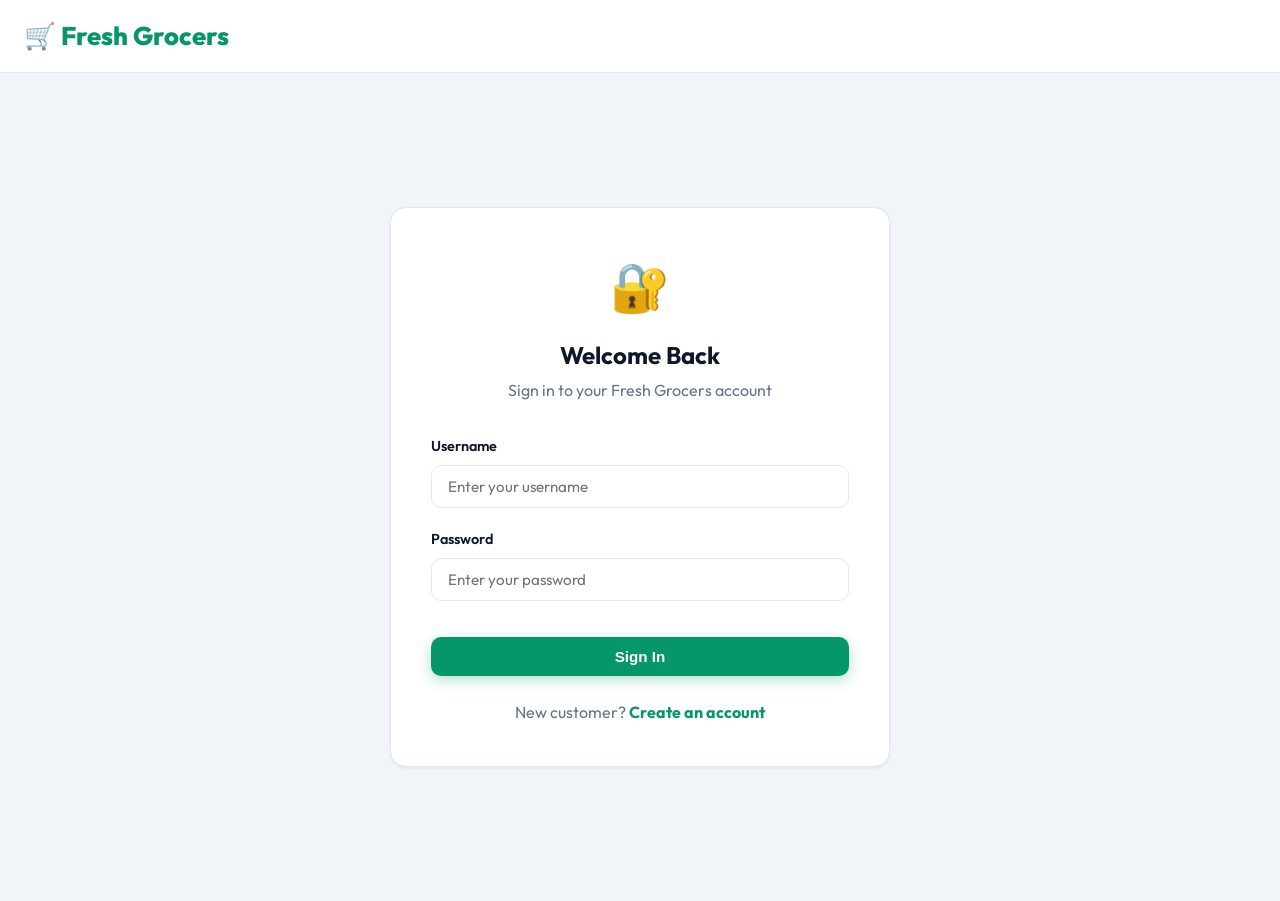
<file: login.html>
<!DOCTYPE html>
<html lang="en">

<head>
  <meta charset="UTF-8">
  <meta name="viewport" content="width=device-width,initial-scale=1.0">
  <title>Login - Fresh Grocers</title>
  <link rel="stylesheet" href="styles.css">
</head>

<body>
  <nav class="navbar">
    <div class="container">
      <a href="index.html" class="navbar-brand">🛒 Fresh Grocers</a>
    </div>
  </nav>

  <div class="auth-wrapper">
    <div class="card auth-card">
      <div class="card-body">
        <div class="text-center mb-4">
          <div style="font-size:3rem;margin-bottom:1rem;">🔐</div>
          <h2>Welcome Back</h2>
          <p class="text-muted mt-1">Sign in to your Fresh Grocers account</p>
        </div>

        <form id="login-form">
          <div class="form-group">
            <label class="form-label">Username</label>
            <input id="username" type="text" class="form-control" placeholder="Enter your username" required>
          </div>
          <div class="form-group">
            <label class="form-label">Password</label>
            <input id="password" type="password" class="form-control" placeholder="Enter your password" required>
          </div>
          <button type="submit" class="btn btn-primary w-full mt-2">Sign In</button>
        </form>

        <div class="text-center mt-3">
          <p class="text-muted">New customer? <a href="register.html" class="text-primary font-bold">Create an
              account</a></p>
        </div>
      </div>
    </div>

    <script src="app.js"></script>
    <script>
      const u = getCurrentUser(); if (u) redirectByRole(u.role);
      document.getElementById('login-form').addEventListener('submit', e => {
        e.preventDefault();
        login(document.getElementById('username').value, document.getElementById('password').value);
      });
    </script>
</body>

</html>
</file>
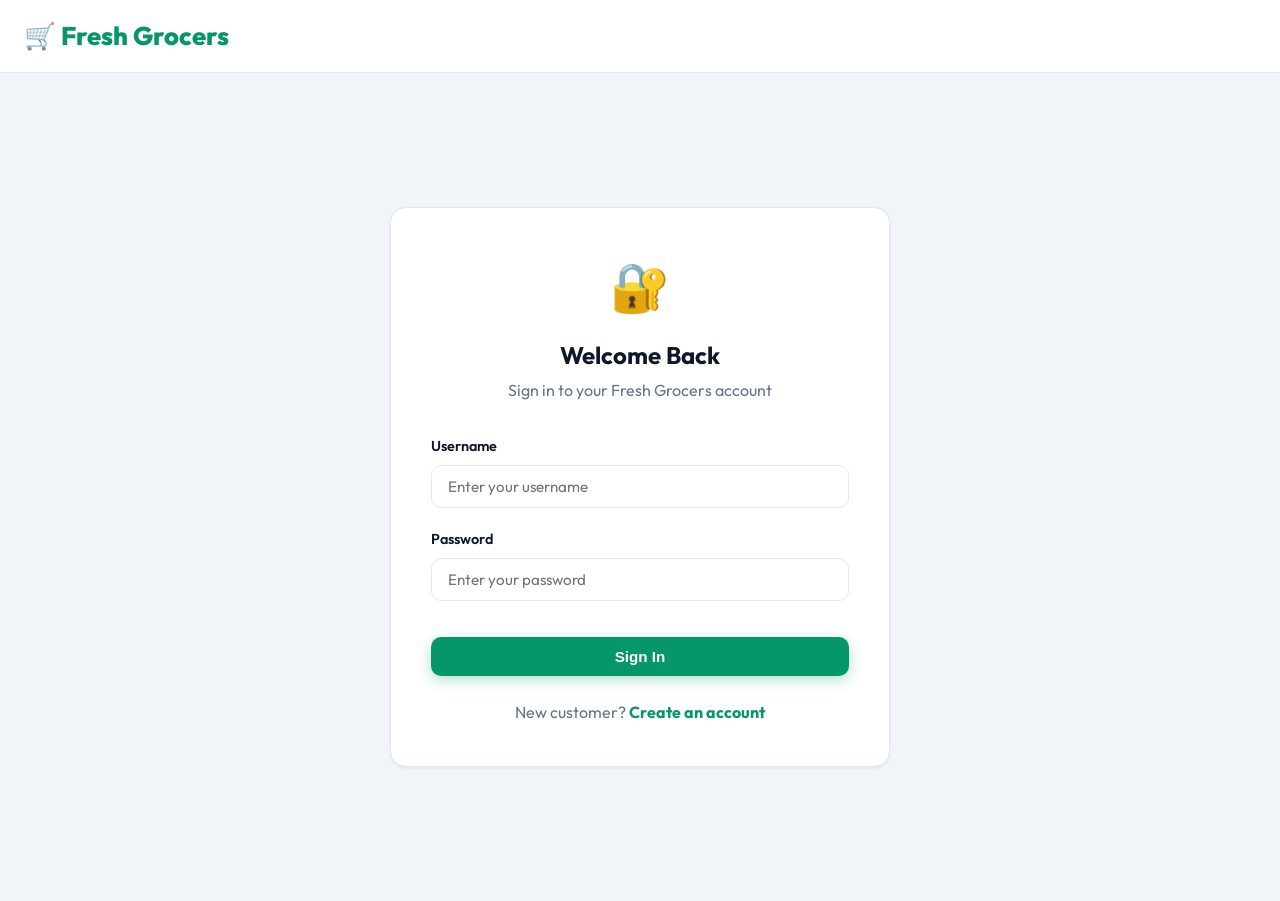
<file: products.html>
<!DOCTYPE html>
<html lang="en">
<head>
  <meta charset="UTF-8"><meta name="viewport" content="width=device-width,initial-scale=1.0">
  <title>Products - Fresh Grocers</title>
  <link rel="stylesheet" href="styles.css">
</head>
<body>
  <nav class="navbar"><div class="container">
    <a href="customer-dashboard.html" class="navbar-brand">🛒 Fresh Grocers</a>
    <div class="navbar-nav">
      <a href="customer-dashboard.html" class="nav-link">Dashboard</a>
      <div class="notif-wrapper">
        <button id="notif-btn">🔔<span id="notif-badge"></span></button>
        <div id="notif-panel"><div class="notif-panel-header"><span>Notifications</span></div><div id="notif-list"></div></div>
      </div>
      <a href="cart.html" class="btn btn-primary btn-sm">🛒 Cart (<span id="cart-count">0</span>)</a>
      <button id="logout-btn" class="btn-icon" title="Logout">🚪</button>
    </div>
  </div></nav>

  <!-- Product Detail Modal -->
  <div class="modal-overlay" id="product-modal">
    <div class="modal-box">
      <div class="modal-header">
        <span id="modal-name">Product Details</span>
        <button class="modal-close" onclick="document.getElementById('product-modal').classList.remove('open')">✕</button>
      </div>
      <div class="modal-body">
        <img id="modal-img" src="" alt="" style="width:100%;height:240px;object-fit:cover;border-radius:var(--radius-md);margin-bottom:1.25rem;">
        <div class="flex justify-between items-center mb-2">
          <span id="modal-price" style="font-size:1.75rem;font-weight:800;color:var(--primary);"></span>
          <span id="modal-stock" class="info-chip"></span>
        </div>
        <div id="modal-category" class="badge mb-2" style="background:var(--primary-light);color:var(--primary-hover);"></div>
        <p id="modal-desc" style="color:var(--text-body);line-height:1.8;margin-top:0.75rem;"></p>
      </div>
      <div class="modal-footer">
        <button class="btn btn-outline" onclick="document.getElementById('product-modal').classList.remove('open')">Close</button>
        <button class="btn btn-primary" id="modal-add-btn">Add to Cart 🛒</button>
      </div>
    </div>
  </div>

  <div class="container py-4">
    <div class="flex justify-between items-center mb-4" style="flex-wrap:wrap;gap:1rem;">
      <div class="page-header" style="margin-bottom:0;">
        <h2>Fresh Products</h2>
        <p class="text-muted">Browse our premium grocery selection</p>
      </div>
      <div class="search-bar">
        <input type="text" id="search-input" class="form-control" style="width:220px;" placeholder="🔍 Search products...">
        <select id="category-filter" class="form-control" style="width:180px;"><option value="all">All Categories</option></select>
      </div>
    </div>
    <div id="product-list" class="product-grid"></div>
  </div>

  <script src="app.js"></script>
  <script>
    checkAuth(['customer','csr']);
    let currentModalProduct = null;

    function loadCategoryFilter() {
      const sel = document.getElementById('category-filter');
      getDB('fg_categories').forEach(c => { sel.innerHTML += `<option value="${c.name}">${c.name}</option>`; });
    }

    function renderProducts() {
      const products = getDB('fg_products');
      const q = document.getElementById('search-input').value.toLowerCase();
      const cat = document.getElementById('category-filter').value;
      const filtered = products.filter(p =>
        (cat === 'all' || p.category === cat) &&
        (!q || p.name.toLowerCase().includes(q) || p.category.toLowerCase().includes(q) || (p.description||'').toLowerCase().includes(q))
      );
      const el = document.getElementById('product-list');
      if (!filtered.length) { el.innerHTML = '<div class="text-center text-muted py-4" style="grid-column:1/-1">No products found.</div>'; return; }
      el.innerHTML = filtered.map(p => `
        <div class="card product-card">
          <div class="product-img-wrap" onclick="openModal('${p.id}')">
            <img src="${p.image}" class="product-img" alt="${p.name}" onerror="this.src='https://placehold.co/400x300?text=No+Image'">
            <span class="product-cat-badge">${p.category}</span>
          </div>
          <div class="product-info">
            <div class="product-name" onclick="openModal('${p.id}')">${p.name}</div>
            <div class="product-desc">${p.description||''}</div>
            <div class="product-stock">📦 Stock: ${p.stock} units</div>
            <div class="product-footer mt-2">
              <div class="product-price">Rs. ${p.price.toFixed(2)}</div>
              <button class="btn btn-primary btn-sm" onclick="addToCart('${p.id}')" ${p.stock<=0?'disabled':''}>
                ${p.stock<=0?'Out of Stock':'Add 🛒'}
              </button>
            </div>
          </div>
        </div>`).join('');
    }

    function openModal(productId) {
      const p = getDB('fg_products').find(x => x.id === productId);
      if (!p) return;
      currentModalProduct = p;
      document.getElementById('modal-name').textContent = p.name;
      document.getElementById('modal-img').src = p.image;
      document.getElementById('modal-price').textContent = `Rs. ${p.price.toFixed(2)}`;
      document.getElementById('modal-stock').textContent = `📦 ${p.stock} in stock`;
      document.getElementById('modal-category').textContent = p.category;
      document.getElementById('modal-desc').textContent = p.description||'';
      document.getElementById('modal-add-btn').disabled = p.stock <= 0;
      document.getElementById('product-modal').classList.add('open');
    }

    document.getElementById('modal-add-btn').onclick = () => {
      if (currentModalProduct) { addToCart(currentModalProduct.id); document.getElementById('product-modal').classList.remove('open'); }
    };
    document.getElementById('search-input').addEventListener('input', renderProducts);
    document.getElementById('category-filter').addEventListener('change', renderProducts);

    loadCategoryFilter();
    renderProducts();
  </script>
</body>
</html>
</file>
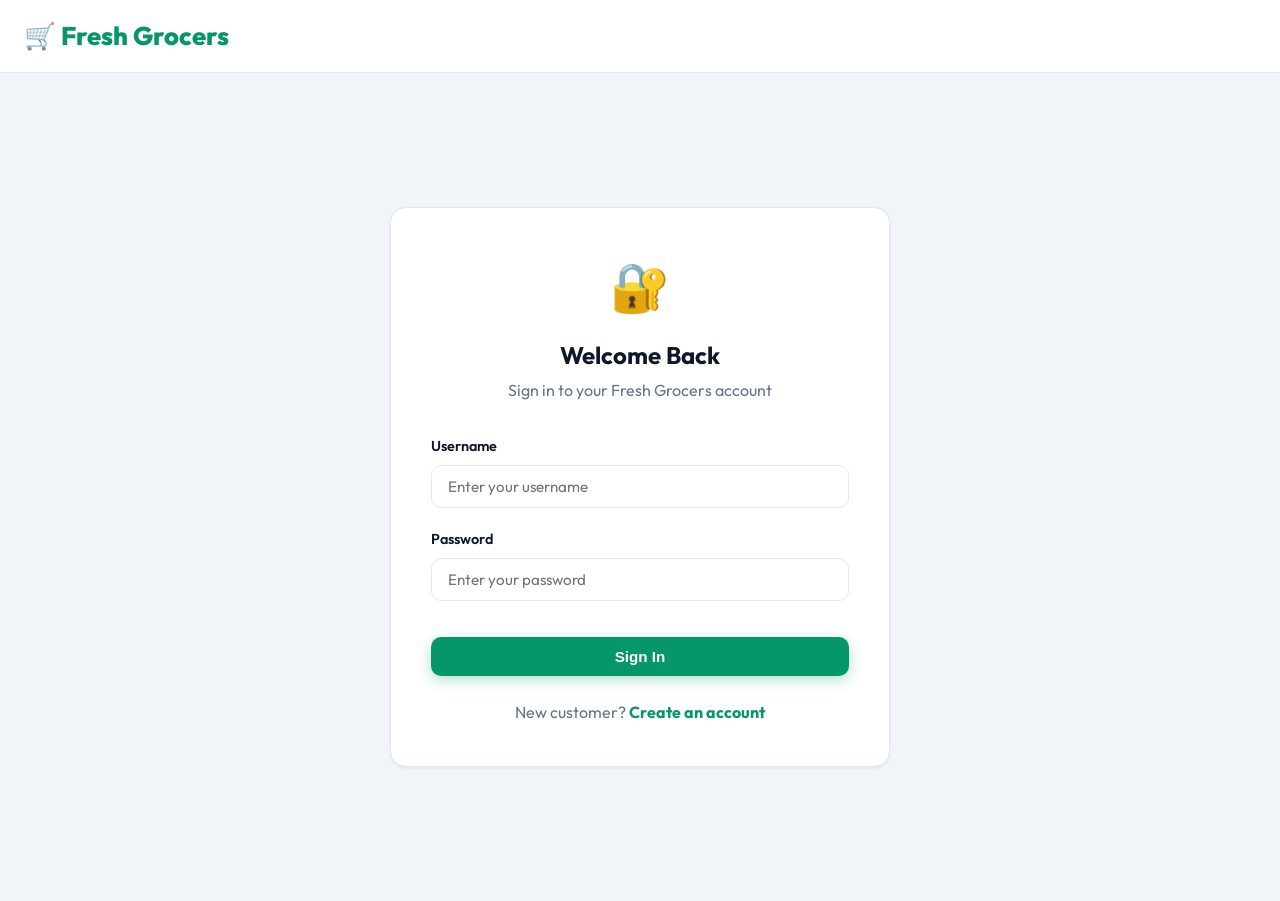
<file: rating.html>
<!DOCTYPE html>
<html lang="en">
<head>
  <meta charset="UTF-8"><meta name="viewport" content="width=device-width,initial-scale=1.0">
  <title>Rate Your Order - Fresh Grocers</title>
  <link rel="stylesheet" href="styles.css">
</head>
<body>
  <nav class="navbar"><div class="container">
    <a href="customer-dashboard.html" class="navbar-brand">🛒 Fresh Grocers</a>
    <div class="navbar-nav">
      <a href="order-tracking.html" class="nav-link">← My Orders</a>
      <button id="logout-btn" class="btn-icon">🚪</button>
    </div>
  </div></nav>

  <div class="auth-wrapper">
    <div class="card auth-card" style="max-width:520px;">
      <div class="card-body">
        <div class="text-center mb-4">
          <div style="font-size:3.5rem;margin-bottom:1rem;">⭐</div>
          <h2>Rate Your Experience</h2>
          <p class="text-muted mt-1">Order: <strong id="show-order"></strong></p>
        </div>

        <form id="rating-form">
          <div class="mb-3">
            <label class="form-label text-center w-full">Rate the Delivery Agent</label>
            <div class="stars-row">
              <input type="radio" id="as5" name="agent-score" value="5" required><label for="as5">★</label>
              <input type="radio" id="as4" name="agent-score" value="4"><label for="as4">★</label>
              <input type="radio" id="as3" name="agent-score" value="3"><label for="as3">★</label>
              <input type="radio" id="as2" name="agent-score" value="2"><label for="as2">★</label>
              <input type="radio" id="as1" name="agent-score" value="1"><label for="as1">★</label>
            </div>
          </div>

          <div class="mb-4">
            <label class="form-label text-center w-full">Rate the Overall Order</label>
            <div class="stars-row">
              <input type="radio" id="os5" name="order-score" value="5" required><label for="os5">★</label>
              <input type="radio" id="os4" name="order-score" value="4"><label for="os4">★</label>
              <input type="radio" id="os3" name="order-score" value="3"><label for="os3">★</label>
              <input type="radio" id="os2" name="order-score" value="2"><label for="os2">★</label>
              <input type="radio" id="os1" name="order-score" value="1"><label for="os1">★</label>
            </div>
          </div>

          <div class="form-group">
            <label class="form-label">Your Feedback (Optional)</label>
            <textarea id="feedback" class="form-control" placeholder="Tell us about your delivery experience..."></textarea>
          </div>

          <button type="submit" class="btn btn-primary w-full">Submit Rating</button>
          <a href="order-tracking.html" class="btn btn-outline w-full mt-2">Cancel</a>
        </form>
      </div>
    </div>
  </div>

  <script src="app.js"></script>
  <script>
    const user = checkAuth(['customer']);
    const orderId = new URLSearchParams(window.location.search).get('orderId');
    if (!orderId) window.location.href = 'order-tracking.html';
    document.getElementById('show-order').textContent = orderId;

    document.getElementById('rating-form').addEventListener('submit', e => {
      e.preventDefault();
      const agentScore = document.querySelector('input[name="agent-score"]:checked')?.value;
      const orderScore = document.querySelector('input[name="order-score"]:checked')?.value;
      if (!agentScore || !orderScore) { notify('Please select ratings for both!', 'error'); return; }

      const orders = getDB('fg_orders');
      const oi = orders.findIndex(o => o.id === orderId);
      if (oi === -1) { notify('Order not found', 'error'); return; }
      if (orders[oi].ratingId) { notify('You have already rated this order', 'warning'); return; }

      const ratings = getDB('fg_ratings');
      const newRating = {
        id: generateId('RTG-'),
        orderId, customerId: user.id, agentId: orders[oi].agentId,
        agentScore: parseInt(agentScore), orderScore: parseInt(orderScore),
        comment: document.getElementById('feedback').value,
        date: new Date().toISOString()
      };
      ratings.push(newRating);
      saveDB('fg_ratings', ratings);

      orders[oi].ratingId = newRating.id;
      saveDB('fg_orders', orders);

      // Update agent rating average
      if (orders[oi].agentId) {
        const users = getDB('fg_users');
        const ai = users.findIndex(u => u.id === orders[oi].agentId);
        if (ai > -1) {
          const agentRatings = ratings.filter(r => r.agentId === orders[oi].agentId);
          const avg = (agentRatings.reduce((s, r) => s + r.agentScore, 0) / agentRatings.length).toFixed(1);
          users[ai].rating = parseFloat(avg);
          saveDB('fg_users', users);
        }
      }

      addNotification(user.id, `✅ Your rating for order ${orderId} was submitted. Thank you!`, 'success');
      notify('Rating submitted! Thank you.', 'success');
      setTimeout(() => window.location.href = 'order-tracking.html', 1500);
    });
  </script>
</body>
</html>
</file>
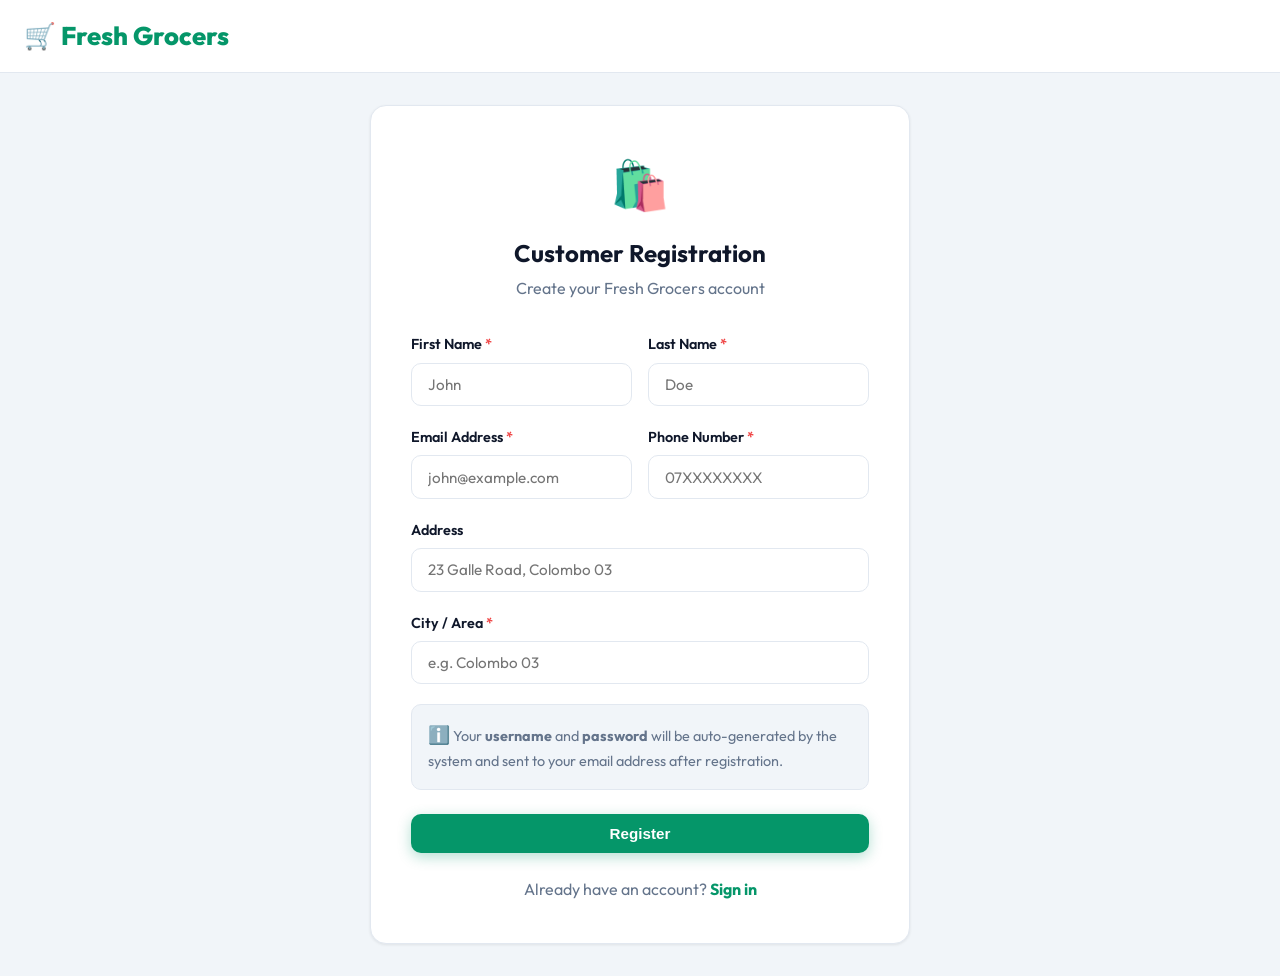
<file: register.html>
<!DOCTYPE html>
<html lang="en">
<head>
  <meta charset="UTF-8">
  <meta name="viewport" content="width=device-width,initial-scale=1.0">
  <title>Register - Fresh Grocers</title>
  <link rel="stylesheet" href="styles.css">
</head>
<body>
  <nav class="navbar">
    <div class="container">
      <a href="index.html" class="navbar-brand">🛒 Fresh Grocers</a>
    </div>
  </nav>

  <div class="auth-wrapper">
    <div class="card auth-card" style="max-width:540px;">
      <div class="card-body">
        <div class="text-center mb-4">
          <div style="font-size:3rem;margin-bottom:1rem;">🛍️</div>
          <h2>Customer Registration</h2>
          <p class="text-muted mt-1">Create your Fresh Grocers account</p>
        </div>

        <!-- Registration Form -->
        <form id="register-form">
          <div class="form-row">
            <div class="form-group">
              <label class="form-label">First Name <span class="text-danger">*</span></label>
              <input id="reg-firstname" type="text" class="form-control" placeholder="John" required>
            </div>
            <div class="form-group">
              <label class="form-label">Last Name <span class="text-danger">*</span></label>
              <input id="reg-lastname" type="text" class="form-control" placeholder="Doe" required>
            </div>
          </div>

          <div class="form-row">
            <div class="form-group">
              <label class="form-label">Email Address <span class="text-danger">*</span></label>
              <input id="reg-email" type="email" class="form-control" placeholder="john@example.com" required>
            </div>
            <div class="form-group">
              <label class="form-label">Phone Number <span class="text-danger">*</span></label>
              <input id="reg-phone" type="tel" class="form-control" placeholder="07XXXXXXXX" required>
            </div>
          </div>

          <div class="form-group">
            <label class="form-label">Address</label>
            <input id="reg-address" type="text" class="form-control" placeholder="23 Galle Road, Colombo 03">
          </div>

          <div class="form-group">
            <label class="form-label">City / Area <span class="text-danger">*</span></label>
            <input id="reg-location" type="text" class="form-control" placeholder="e.g. Colombo 03" required>
          </div>

          <div style="background:var(--bg-main);padding:1rem;border-radius:var(--radius-md);margin-bottom:1.5rem;border:1px solid var(--border-light);">
            <div style="color:var(--text-muted);font-size:0.9rem;">
              <span style="font-size:1.1rem;">ℹ️</span> Your <strong>username</strong> and <strong>password</strong> will be auto-generated by the system and sent to your email address after registration.
            </div>
          </div>

          <button type="submit" class="btn btn-primary w-full">Register</button>
          <div class="text-center mt-3">
            <p class="text-muted">Already have an account? <a href="login.html" class="text-primary font-bold">Sign in</a></p>
          </div>
        </form>

        <!-- Success Panel (hidden by default) -->
        <div id="success-panel" class="hidden">
          <div class="text-center mb-4">
            <div style="font-size:3rem;margin-bottom:1rem;">✅</div>
            <h2 class="text-success">Registration Successful!</h2>
            <p class="text-muted mt-1">Your credentials have been emailed to you.</p>
          </div>

          <div style="background:var(--primary-light);padding:1.5rem;border-radius:var(--radius-md);border:1px solid var(--primary);margin-bottom:1.5rem;">
            <div style="font-size:0.85rem;color:var(--primary-hover);font-weight:600;margin-bottom:0.75rem;">📧 Email Sent To: <span id="sent-email"></span></div>
            <div class="flex justify-between items-center mb-2">
              <span class="font-bold">Your Username:</span>
              <span id="gen-username" style="font-size:1.1rem;font-weight:800;color:var(--primary-hover);letter-spacing:1px;"></span>
            </div>
            <div class="flex justify-between items-center">
              <span class="font-bold">Your Password:</span>
              <span id="gen-password" style="font-size:1.1rem;font-weight:800;color:var(--primary-hover);letter-spacing:1px;"></span>
            </div>
          </div>

          <div style="background:#fef3c7;padding:1rem;border-radius:var(--radius-md);margin-bottom:1.5rem;font-size:0.9rem;border:1px solid #fde68a;">
            <strong>⚠️ Important:</strong> Please save these credentials. You will need them to log in.
          </div>

          <div style="background:var(--bg-main);padding:1rem;border-radius:var(--radius-md);margin-bottom:1.5rem;font-size:0.85rem;border:1px solid var(--border-light);">
            <div style="color:var(--text-muted);">Customer ID: <strong id="gen-custid"></strong></div>
            <div style="color:var(--text-muted);margin-top:4px;">Registration Date: <strong id="gen-date"></strong></div>
          </div>

          <a href="login.html" class="btn btn-primary w-full">Go to Login →</a>
        </div>
      </div>
    </div>
  </div>

  <script src="app.js"></script>
  <script>
    const u = getCurrentUser(); if(u) redirectByRole(u.role);

    // Generate random username from name
    function genUsername(firstName, lastName) {
      const base = (firstName.charAt(0) + lastName).toLowerCase().replace(/[^a-z]/g, '');
      const num = Math.floor(100 + Math.random() * 900);
      return base + num;
    }

    // Generate random password
    function genPassword() {
      const chars = 'ABCDEFGHJKLMNPQRSTUVWXYZabcdefghjkmnpqrstuvwxyz23456789';
      let pwd = '';
      for (let i = 0; i < 8; i++) pwd += chars.charAt(Math.floor(Math.random() * chars.length));
      return pwd;
    }

    document.getElementById('register-form').addEventListener('submit', e => {
      e.preventDefault();

      const firstName = document.getElementById('reg-firstname').value.trim();
      const lastName = document.getElementById('reg-lastname').value.trim();
      const email = document.getElementById('reg-email').value.trim();
      const phone = document.getElementById('reg-phone').value.trim();
      const address = document.getElementById('reg-address').value.trim();
      const location = document.getElementById('reg-location').value.trim();

      // Check if email already exists
      const users = getDB('fg_users');
      if (users.find(u => u.email === email)) {
        notify('An account with this email already exists!', 'error');
        return;
      }

      // Auto-generate credentials
      let username = genUsername(firstName, lastName);
      // Make sure username is unique
      while (users.find(u => u.username === username)) {
        username = genUsername(firstName, lastName);
      }
      const password = genPassword();
      const customerId = generateId('CUST-');

      const newUser = {
        id: customerId,
        firstName, lastName,
        role: 'customer',
        username, password,
        email, phone, address, location,
        registrationDate: new Date().toISOString().split('T')[0]
      };

      users.push(newUser);
      saveDB('fg_users', users);

      // Show success panel with credentials
      document.getElementById('register-form').classList.add('hidden');
      document.getElementById('success-panel').classList.remove('hidden');

      document.getElementById('sent-email').textContent = email;
      document.getElementById('gen-username').textContent = username;
      document.getElementById('gen-password').textContent = password;
      document.getElementById('gen-custid').textContent = customerId;
      document.getElementById('gen-date').textContent = new Date().toLocaleDateString();

      // Simulate Email notification
      notify('Registration successful!', 'success');
      setTimeout(() => {
        notify(`[📧 Email to ${email}] Welcome to Fresh Grocers! Your Username: ${username}, Password: ${password}`, 'info');
      }, 1500);
    });
  </script>
</body>
</html>
</file>
<file: styles.css>
@import url('https://fonts.googleapis.com/css2?family=Outfit:wght@300;400;500;600;700;800&display=swap');

:root {
  --primary: #059669;
  --primary-hover: #047857;
  --primary-light: #d1fae5;
  --primary-dark: #064e3b;
  --secondary: #f59e0b;
  --bg-main: #f1f5f9;
  --bg-card: #ffffff;
  --text-dark: #0f172a;
  --text-body: #334155;
  --text-muted: #64748b;
  --border-light: #e2e8f0;
  --danger: #ef4444;
  --success: #10b981;
  --info: #3b82f6;
  --warning: #f59e0b;
  --shadow-sm: 0 1px 3px rgba(0,0,0,0.08);
  --shadow-md: 0 4px 12px rgba(0,0,0,0.1);
  --shadow-lg: 0 10px 30px rgba(0,0,0,0.12);
  --radius-sm: 6px;
  --radius-md: 10px;
  --radius-lg: 16px;
  --radius-full: 9999px;
  --transition: all 0.25s cubic-bezier(0.4,0,0.2,1);
}

*,*::before,*::after { box-sizing: border-box; margin: 0; padding: 0; }
body { font-family: 'Outfit', sans-serif; background: var(--bg-main); color: var(--text-body); min-height: 100vh; display: flex; flex-direction: column; line-height: 1.6; }
h1,h2,h3,h4 { color: var(--text-dark); font-weight: 700; line-height: 1.2; }
a { text-decoration: none; color: inherit; transition: var(--transition); }
img { display: block; max-width: 100%; }

/* ===== LAYOUT ===== */
.container { width: 100%; max-width: 1300px; margin: 0 auto; padding: 0 24px; }
.flex { display: flex; }
.flex-col { flex-direction: column; }
.items-center { align-items: center; }
.items-start { align-items: flex-start; }
.justify-between { justify-content: space-between; }
.justify-center { justify-content: center; }
.justify-end { justify-content: flex-end; }
.gap-1 { gap: 0.5rem; } .gap-2 { gap: 1rem; } .gap-3 { gap: 1.5rem; } .gap-4 { gap: 2rem; }
.grid { display: grid; }
.w-full { width: 100%; }
.text-center { text-align: center; }
.text-right { text-align: right; }
.text-primary { color: var(--primary); }
.text-muted { color: var(--text-muted); }
.text-danger { color: var(--danger); }
.text-success { color: var(--success); }
.font-bold { font-weight: 700; }
.mt-1 { margin-top:.5rem; } .mt-2 { margin-top:1rem; } .mt-3 { margin-top:1.5rem; } .mt-4 { margin-top:2rem; }
.mb-1 { margin-bottom:.5rem; } .mb-2 { margin-bottom:1rem; } .mb-3 { margin-bottom:1.5rem; } .mb-4 { margin-bottom:2rem; }
.py-4 { padding: 2rem 0; }
.p-3 { padding: 1.5rem; }
.hidden { display: none !important; }

/* ===== NAVBAR ===== */
.navbar { background: rgba(255,255,255,0.95); backdrop-filter: blur(12px); border-bottom: 1px solid var(--border-light); position: sticky; top: 0; z-index: 100; }
.navbar .container { display: flex; align-items: center; justify-content: space-between; height: 72px; gap: 1rem; }
.navbar-brand { font-size: 1.6rem; font-weight: 800; color: var(--primary); display: flex; align-items: center; gap: 0.5rem; white-space: nowrap; }
.navbar-nav { display: flex; align-items: center; gap: 1.5rem; }
.nav-link { font-weight: 500; color: var(--text-body); position: relative; white-space: nowrap; }
.nav-link:hover, .nav-link.active { color: var(--primary); }
.nav-link::after { content:''; position:absolute; bottom:-4px; left:0; width:0; height:2px; background:var(--primary); transition:var(--transition); }
.nav-link:hover::after, .nav-link.active::after { width:100%; }

/* ===== NOTIFICATION BELL ===== */
.notif-wrapper { position: relative; }
#notif-btn { background: none; border: 1px solid var(--border-light); border-radius: var(--radius-full); width: 40px; height: 40px; cursor: pointer; font-size: 1.2rem; display: flex; align-items: center; justify-content: center; position: relative; transition: var(--transition); }
#notif-btn:hover { background: var(--primary-light); border-color: var(--primary); }
#notif-badge { position: absolute; top: -6px; right: -6px; background: var(--danger); color: white; border-radius: 50%; width: 18px; height: 18px; display: none; align-items: center; justify-content: center; font-size: 0.7rem; font-weight: 800; border: 2px solid white; }
#notif-panel { display: none; position: absolute; right: 0; top: calc(100% + 12px); width: 360px; background: var(--bg-card); border-radius: var(--radius-lg); box-shadow: var(--shadow-lg); border: 1px solid var(--border-light); z-index: 500; overflow: hidden; }
.notif-panel-header { padding: 1rem 1.25rem; border-bottom: 1px solid var(--border-light); display: flex; align-items: center; justify-content: space-between; }
#notif-list { max-height: 380px; overflow-y: auto; padding: 0.5rem; }

/* ===== BUTTONS ===== */
.btn { display: inline-flex; align-items: center; justify-content: center; gap: 0.4rem; padding: 0.7rem 1.4rem; border-radius: var(--radius-md); font-weight: 600; font-size: 0.95rem; cursor: pointer; border: none; transition: var(--transition); white-space: nowrap; }
.btn:disabled { opacity: 0.55; cursor: not-allowed; }
.btn-primary { background: var(--primary); color: white; box-shadow: 0 4px 14px rgba(5,150,105,0.3); }
.btn-primary:hover:not(:disabled) { background: var(--primary-hover); transform: translateY(-2px); box-shadow: 0 6px 20px rgba(5,150,105,0.4); }
.btn-outline { background: transparent; color: var(--primary); border: 2px solid var(--primary); }
.btn-outline:hover:not(:disabled) { background: var(--primary-light); transform: translateY(-1px); }
.btn-danger { background: var(--danger); color: white; }
.btn-danger:hover:not(:disabled) { background: #dc2626; transform: translateY(-1px); }
.btn-warning { background: var(--warning); color: white; }
.btn-warning:hover:not(:disabled) { background: #d97706; }
.btn-info { background: var(--info); color: white; }
.btn-sm { padding: 0.4rem 0.85rem; font-size: 0.85rem; border-radius: var(--radius-sm); }
.btn-icon { width: 38px; height: 38px; padding: 0; border-radius: var(--radius-full); background: none; border: 1px solid var(--border-light); cursor: pointer; display: inline-flex; align-items: center; justify-content: center; font-size: 1rem; transition: var(--transition); }
.btn-icon:hover { background: var(--primary-light); border-color: var(--primary); }

/* ===== FORMS ===== */
.form-group { margin-bottom: 1.25rem; }
.form-label { display: block; margin-bottom: 0.4rem; font-weight: 600; color: var(--text-dark); font-size: 0.9rem; }
.form-control { width: 100%; padding: 0.7rem 1rem; border: 1.5px solid var(--border-light); border-radius: var(--radius-md); font-size: 0.95rem; background: var(--bg-card); color: var(--text-dark); font-family: 'Outfit', sans-serif; transition: var(--transition); }
.form-control:focus { outline: none; border-color: var(--primary); box-shadow: 0 0 0 3px var(--primary-light); }
textarea.form-control { resize: vertical; min-height: 90px; }
select.form-control { appearance: auto; }
.form-row { display: grid; grid-template-columns: 1fr 1fr; gap: 1rem; }
.form-hint { font-size: 0.8rem; color: var(--text-muted); margin-top: 0.25rem; }

/* ===== CARDS ===== */
.card { background: var(--bg-card); border-radius: var(--radius-lg); box-shadow: var(--shadow-sm); border: 1px solid var(--border-light); overflow: hidden; transition: var(--transition); }
.card:hover { box-shadow: var(--shadow-md); }
.card-body { padding: 1.5rem; }
.card-header { padding: 1.25rem 1.5rem; border-bottom: 1px solid var(--border-light); font-weight: 700; font-size: 1.1rem; display: flex; align-items: center; justify-content: space-between; }

/* ===== HERO ===== */
.hero { background: linear-gradient(135deg,#ecfdf5 0%,#d1fae5 60%,#a7f3d0 100%); padding: 5rem 0; }
.hero h1 { font-size: 3rem; font-weight: 800; margin-bottom: 1.25rem; letter-spacing: -0.5px; }
.hero h1 span { color: var(--primary); }
.hero p { font-size: 1.15rem; color: var(--text-body); max-width: 600px; margin: 0 auto 2.5rem; }

/* ===== BADGES ===== */
.badge { display: inline-flex; align-items: center; padding: 0.3rem 0.8rem; border-radius: var(--radius-full); font-size: 0.8rem; font-weight: 700; gap: 0.3rem; }
.badge-pending { background:#fef3c7;color:#92400e;border:1px solid #fde68a; }
.badge-assigned { background:#e0e7ff;color:#3730a3;border:1px solid #c7d2fe; }
.badge-ontheway { background:#dbeafe;color:#1e40af;border:1px solid #bfdbfe; }
.badge-delivered { background:#d1fae5;color:#065f46;border:1px solid #6ee7b7; }
.badge-online { background:#d1fae5;color:#065f46; }
.badge-offline { background:#f1f5f9;color:#64748b; }
.badge-csr { background:#e0e7ff;color:#3730a3; }
.badge-admin { background:#fef3c7;color:#92400e; }
.badge-agent { background:#dbeafe;color:#1e40af; }

/* ===== PRODUCT GRID ===== */
.product-grid { display: grid; grid-template-columns: repeat(auto-fill, minmax(260px,1fr)); gap: 1.5rem; }
.product-card { display: flex; flex-direction: column; }
.product-img-wrap { position: relative; width: 100%; aspect-ratio: 4/3; overflow: hidden; background: #f8fafc; cursor: pointer; }
.product-img { width: 100%; height: 100%; object-fit: cover; transition: transform 0.4s ease; }
.product-card:hover .product-img { transform: scale(1.05); }
.product-cat-badge { position: absolute; top: 10px; left: 10px; background: var(--primary); color: white; font-size: 0.75rem; font-weight: 700; padding: 3px 10px; border-radius: var(--radius-full); }
.product-info { padding: 1.25rem; flex: 1; display: flex; flex-direction: column; }
.product-name { font-size: 1.05rem; font-weight: 700; margin-bottom: 0.5rem; color: var(--text-dark); cursor: pointer; }
.product-name:hover { color: var(--primary); }
.product-desc { font-size: 0.85rem; color: var(--text-muted); margin-bottom: 1rem; flex: 1; display: -webkit-box; -webkit-line-clamp: 2; -webkit-box-orient: vertical; overflow: hidden; }
.product-footer { display: flex; align-items: center; justify-content: space-between; margin-top: auto; }
.product-price { font-size: 1.35rem; font-weight: 800; color: var(--primary); }
.product-stock { font-size: 0.8rem; color: var(--text-muted); margin-top: 3px; }

/* ===== AUTH ===== */
.auth-wrapper { min-height: calc(100vh - 72px); display: flex; align-items: center; justify-content: center; padding: 2rem; }
.auth-card { width: 100%; max-width: 500px; }
.auth-card .card-body { padding: 2.5rem; }

/* ===== DASHBOARD ===== */
.dashboard-layout { display: flex; gap: 1.5rem; padding: 2rem 0; min-height: calc(100vh - 72px); }
.sidebar { width: 240px; flex-shrink: 0; }
.sidebar-inner { background: var(--bg-card); border-radius: var(--radius-lg); box-shadow: var(--shadow-sm); border: 1px solid var(--border-light); overflow: hidden; position: sticky; top: 88px; }
.sidebar-user { padding: 1.5rem; text-align: center; border-bottom: 1px solid var(--border-light); background: linear-gradient(135deg,#ecfdf5,#d1fae5); }
.sidebar-avatar { width: 64px; height: 64px; border-radius: 50%; background: var(--primary); color: white; display: flex; align-items: center; justify-content: center; font-size: 1.75rem; font-weight: 800; margin: 0 auto 0.75rem; }
.sidebar-menu { padding: 0.75rem; }
.sidebar-link { display: flex; align-items: center; gap: 0.75rem; padding: 0.75rem 1rem; border-radius: var(--radius-md); color: var(--text-body); font-weight: 500; font-size: 0.95rem; transition: var(--transition); margin-bottom: 2px; }
.sidebar-link:hover { background: var(--bg-main); color: var(--primary); }
.sidebar-link.active { background: var(--primary-light); color: var(--primary-hover); font-weight: 600; }
.dashboard-content { flex: 1; min-width: 0; }

/* ===== STAT CARDS ===== */
.stats-grid { display: grid; grid-template-columns: repeat(auto-fit,minmax(200px,1fr)); gap: 1rem; margin-bottom: 2rem; }
.stat-card { padding: 1.5rem; border-radius: var(--radius-lg); background: var(--bg-card); border: 1px solid var(--border-light); box-shadow: var(--shadow-sm); display: flex; align-items: center; gap: 1rem; }
.stat-icon { width: 56px; height: 56px; border-radius: var(--radius-md); display: flex; align-items: center; justify-content: center; font-size: 1.75rem; flex-shrink: 0; }
.stat-label { font-size: 0.82rem; font-weight: 600; text-transform: uppercase; letter-spacing: 0.05em; color: var(--text-muted); }
.stat-value { font-size: 2rem; font-weight: 800; color: var(--text-dark); }

/* ===== TABLES ===== */
.table-wrap { background: var(--bg-card); border-radius: var(--radius-lg); border: 1px solid var(--border-light); box-shadow: var(--shadow-sm); overflow-x: auto; }
table { width: 100%; border-collapse: collapse; }
th { padding: 1rem 1.25rem; background: #f8fafc; color: var(--text-muted); font-size: 0.8rem; font-weight: 700; text-transform: uppercase; letter-spacing: 0.05em; border-bottom: 1px solid var(--border-light); text-align: left; }
td { padding: 1rem 1.25rem; border-bottom: 1px solid var(--border-light); font-size: 0.95rem; vertical-align: middle; }
tbody tr:last-child td { border-bottom: none; }
tbody tr:hover { background: #f8fafc; }

/* ===== CART ===== */
.cart-item { display: flex; align-items: center; gap: 1rem; padding: 1rem 0; border-bottom: 1px solid var(--border-light); }
.cart-item:last-child { border-bottom: none; }
.cart-item-img { width: 72px; height: 72px; object-fit: cover; border-radius: var(--radius-sm); flex-shrink: 0; }

/* ===== MODAL ===== */
.modal-overlay { display: none; position: fixed; inset: 0; background: rgba(0,0,0,0.55); z-index: 1000; align-items: center; justify-content: center; padding: 1rem; }
.modal-overlay.open { display: flex; }
.modal-box { background: var(--bg-card); border-radius: var(--radius-lg); box-shadow: var(--shadow-lg); width: 100%; max-width: 560px; max-height: 90vh; overflow-y: auto; animation: modalIn 0.25s ease; }
.modal-header { padding: 1.25rem 1.5rem; border-bottom: 1px solid var(--border-light); display: flex; align-items: center; justify-content: space-between; font-size: 1.1rem; font-weight: 700; }
.modal-body { padding: 1.5rem; }
.modal-footer { padding: 1rem 1.5rem; border-top: 1px solid var(--border-light); display: flex; gap: 1rem; justify-content: flex-end; }
.modal-close { background: none; border: none; font-size: 1.4rem; cursor: pointer; color: var(--text-muted); line-height: 1; }
@keyframes modalIn { from { opacity: 0; transform: scale(0.95) translateY(-10px); } to { opacity: 1; transform: none; } }

/* ===== TABS ===== */
.tabs { display: flex; gap: 0; border-bottom: 2px solid var(--border-light); margin-bottom: 2rem; overflow-x: auto; }
.tab-btn { padding: 0.85rem 1.5rem; background: none; border: none; font-size: 0.95rem; font-weight: 600; color: var(--text-muted); cursor: pointer; white-space: nowrap; border-bottom: 3px solid transparent; margin-bottom: -2px; transition: var(--transition); font-family: 'Outfit', sans-serif; }
.tab-btn:hover { color: var(--primary); }
.tab-btn.active { color: var(--primary); border-bottom-color: var(--primary); }
.tab-panel { display: none; } .tab-panel.active { display: block; }

/* ===== TIMELINE (Order Tracking) ===== */
.timeline { padding-left: 2rem; position: relative; margin: 1.5rem 0; }
.timeline::before { content:''; position:absolute; left:0.5rem; top:0; bottom:0; width:2px; background:var(--border-light); }
.tl-item { position: relative; margin-bottom: 1.75rem; }
.tl-item::before { content:''; position:absolute; left:-1.65rem; top:3px; width:14px; height:14px; border-radius:50%; background:var(--bg-card); border:2.5px solid var(--border-light); z-index:1; }
.tl-item.done::before { background:var(--success); border-color:var(--success); }
.tl-item.active::before { background:var(--primary); border-color:var(--primary); box-shadow:0 0 0 4px var(--primary-light); }
.tl-title { font-weight: 700; color: var(--text-dark); }
.tl-desc { font-size: 0.87rem; color: var(--text-muted); margin-top: 2px; }

/* ===== RATING STARS ===== */
.stars-row { display: flex; flex-direction: row-reverse; justify-content: center; gap: 8px; font-size: 2.5rem; }
.stars-row input { display: none; }
.stars-row label { color: var(--border-light); cursor: pointer; transition: color 0.15s; }
.stars-row label:hover, .stars-row label:hover ~ label, .stars-row input:checked ~ label { color: var(--secondary); }

/* ===== AGENT CARD ===== */
.agent-card { display: flex; align-items: center; gap: 1rem; padding: 1.25rem; border: 1.5px solid var(--border-light); border-radius: var(--radius-md); background: var(--bg-card); transition: var(--transition); margin-bottom: 0.75rem; cursor: default; }
.agent-card:hover { border-color: var(--primary); box-shadow: 0 0 0 3px var(--primary-light); }
.agent-avatar { width: 52px; height: 52px; border-radius: 50%; background: var(--primary-light); color: var(--primary); display: flex; align-items: center; justify-content: center; font-size: 1.4rem; font-weight: 800; flex-shrink: 0; }

/* ===== MAP ===== */
#map { height: 300px; border-radius: var(--radius-md); overflow: hidden; border: 1px solid var(--border-light); }

/* ===== TOASTS ===== */
.notification-container { position: fixed; bottom: 24px; right: 24px; display: flex; flex-direction: column; gap: 10px; z-index: 9999; }
.notification { background: var(--bg-card); color: var(--text-dark); padding: 0.9rem 1.5rem; border-radius: var(--radius-md); box-shadow: var(--shadow-lg); display: flex; align-items: center; gap: 0.75rem; border-left: 4px solid var(--primary); min-width: 300px; max-width: 420px; transform: translateX(120%); transition: transform 0.35s cubic-bezier(0.175,0.885,0.32,1.275); font-weight: 500; font-size: 0.93rem; }
.notification.show { transform: translateX(0); }
.notification.info { border-left-color: var(--info); }
.notification.success { border-left-color: var(--success); }
.notification.error { border-left-color: var(--danger); }
.notification.warning { border-left-color: var(--warning); }

/* ===== MISC ===== */
.page-header { margin-bottom: 2rem; }
.page-header h2 { font-size: 1.75rem; margin-bottom: 0.25rem; }
.search-bar { display: flex; gap: 0.75rem; align-items: center; }
.info-chip { display: inline-flex; align-items: center; gap: 0.4rem; padding: 0.3rem 0.75rem; background: var(--bg-main); border: 1px solid var(--border-light); border-radius: var(--radius-full); font-size: 0.85rem; font-weight: 500; }
.divider { border: none; border-top: 1px solid var(--border-light); margin: 1.5rem 0; }
footer { background: var(--primary-dark); color: white; padding: 2rem 0; text-align: center; margin-top: auto; }
footer p { color: rgba(255,255,255,0.6); font-size: 0.9rem; margin-top: 0.5rem; }

@media (max-width: 900px) {
  .dashboard-layout { flex-direction: column; }
  .sidebar { width: 100%; }
  .sidebar-inner { position: static; }
  .form-row { grid-template-columns: 1fr; }
  .hero h1 { font-size: 2rem; }
  .navbar-nav { gap: 0.75rem; }
}
</file>
